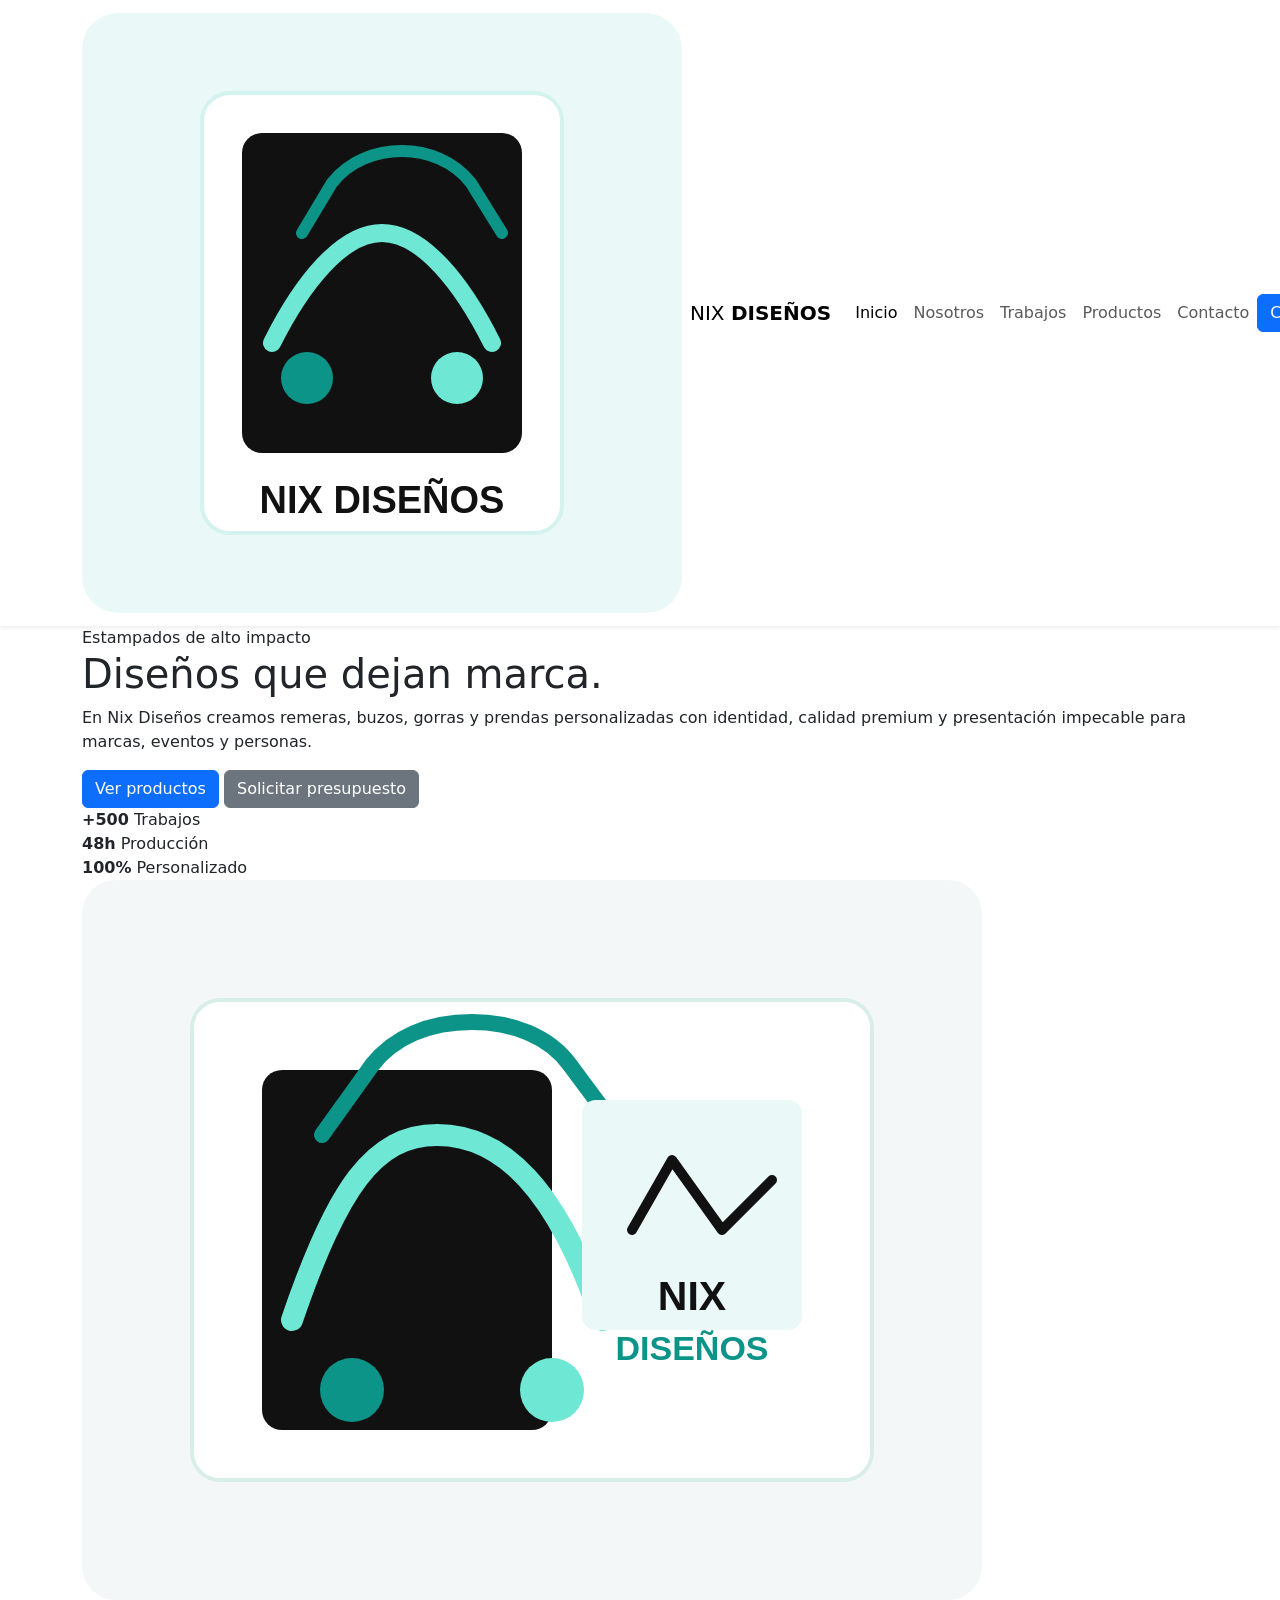
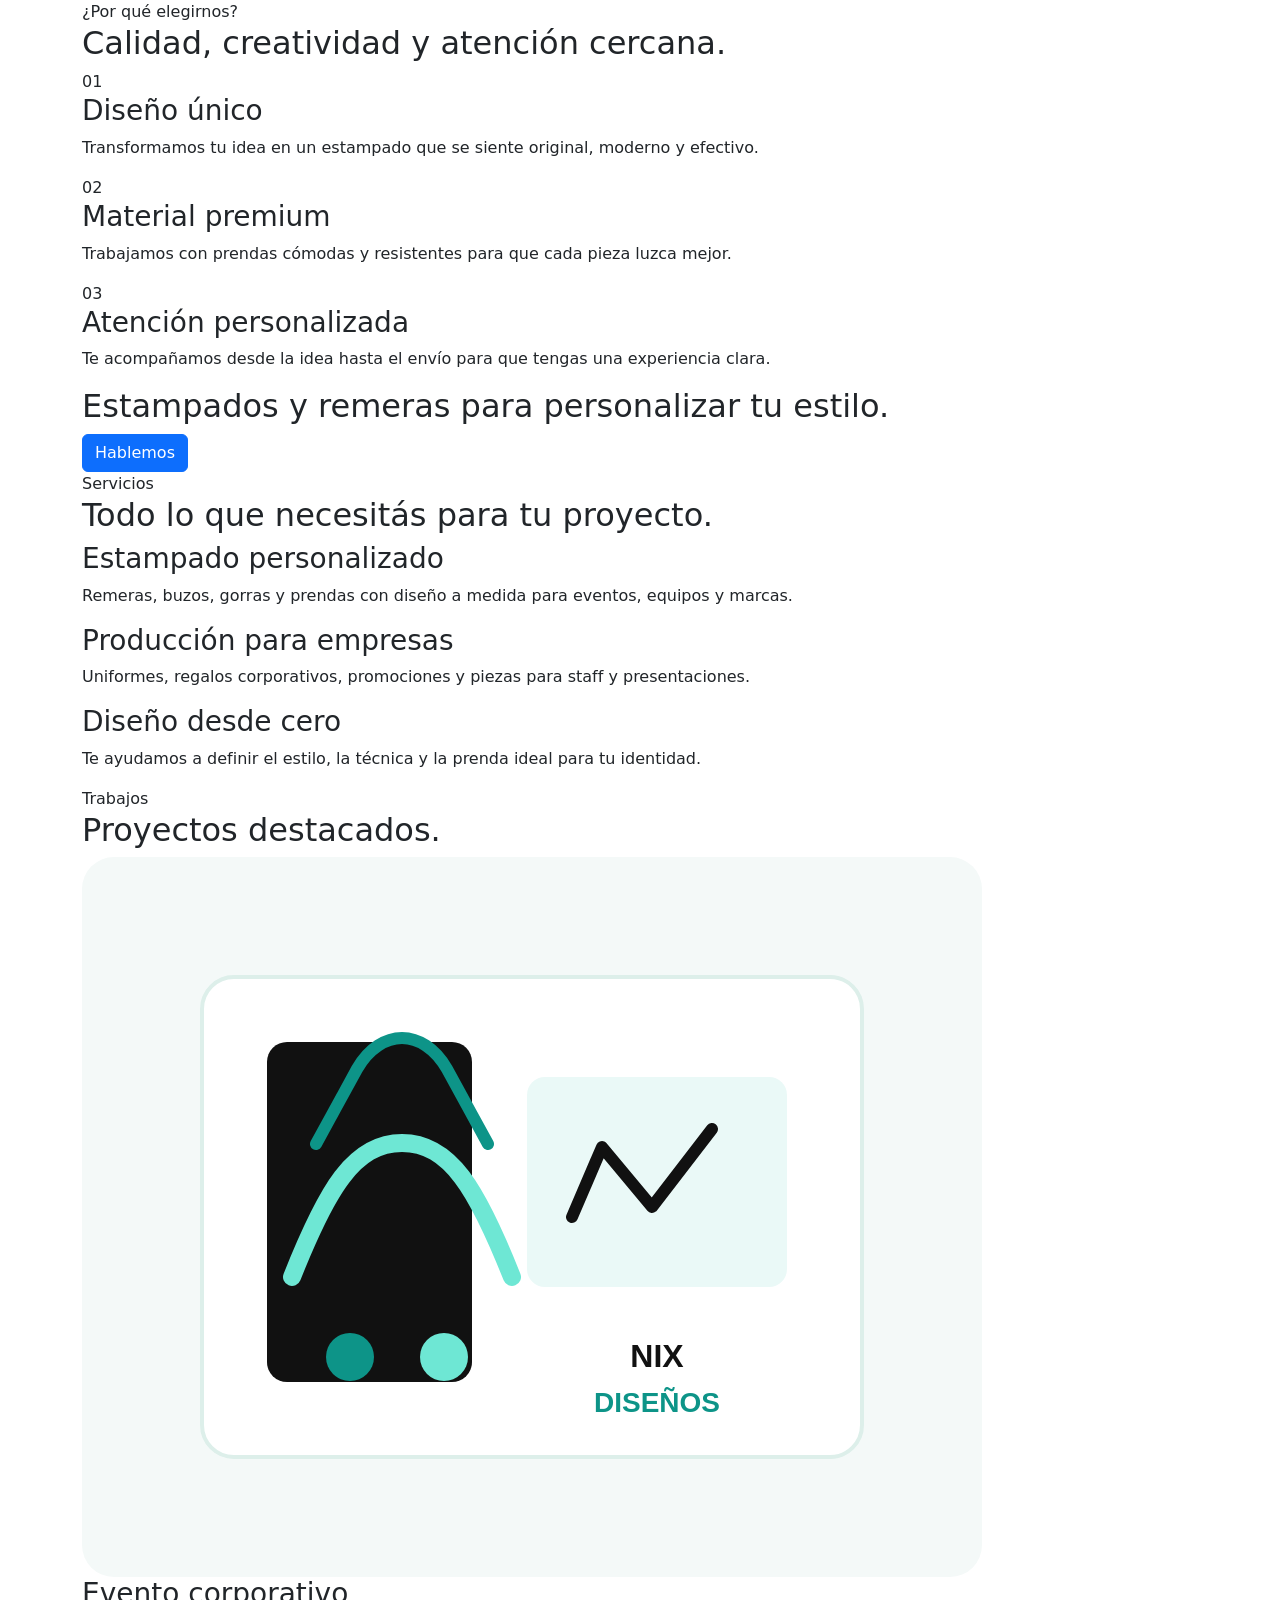
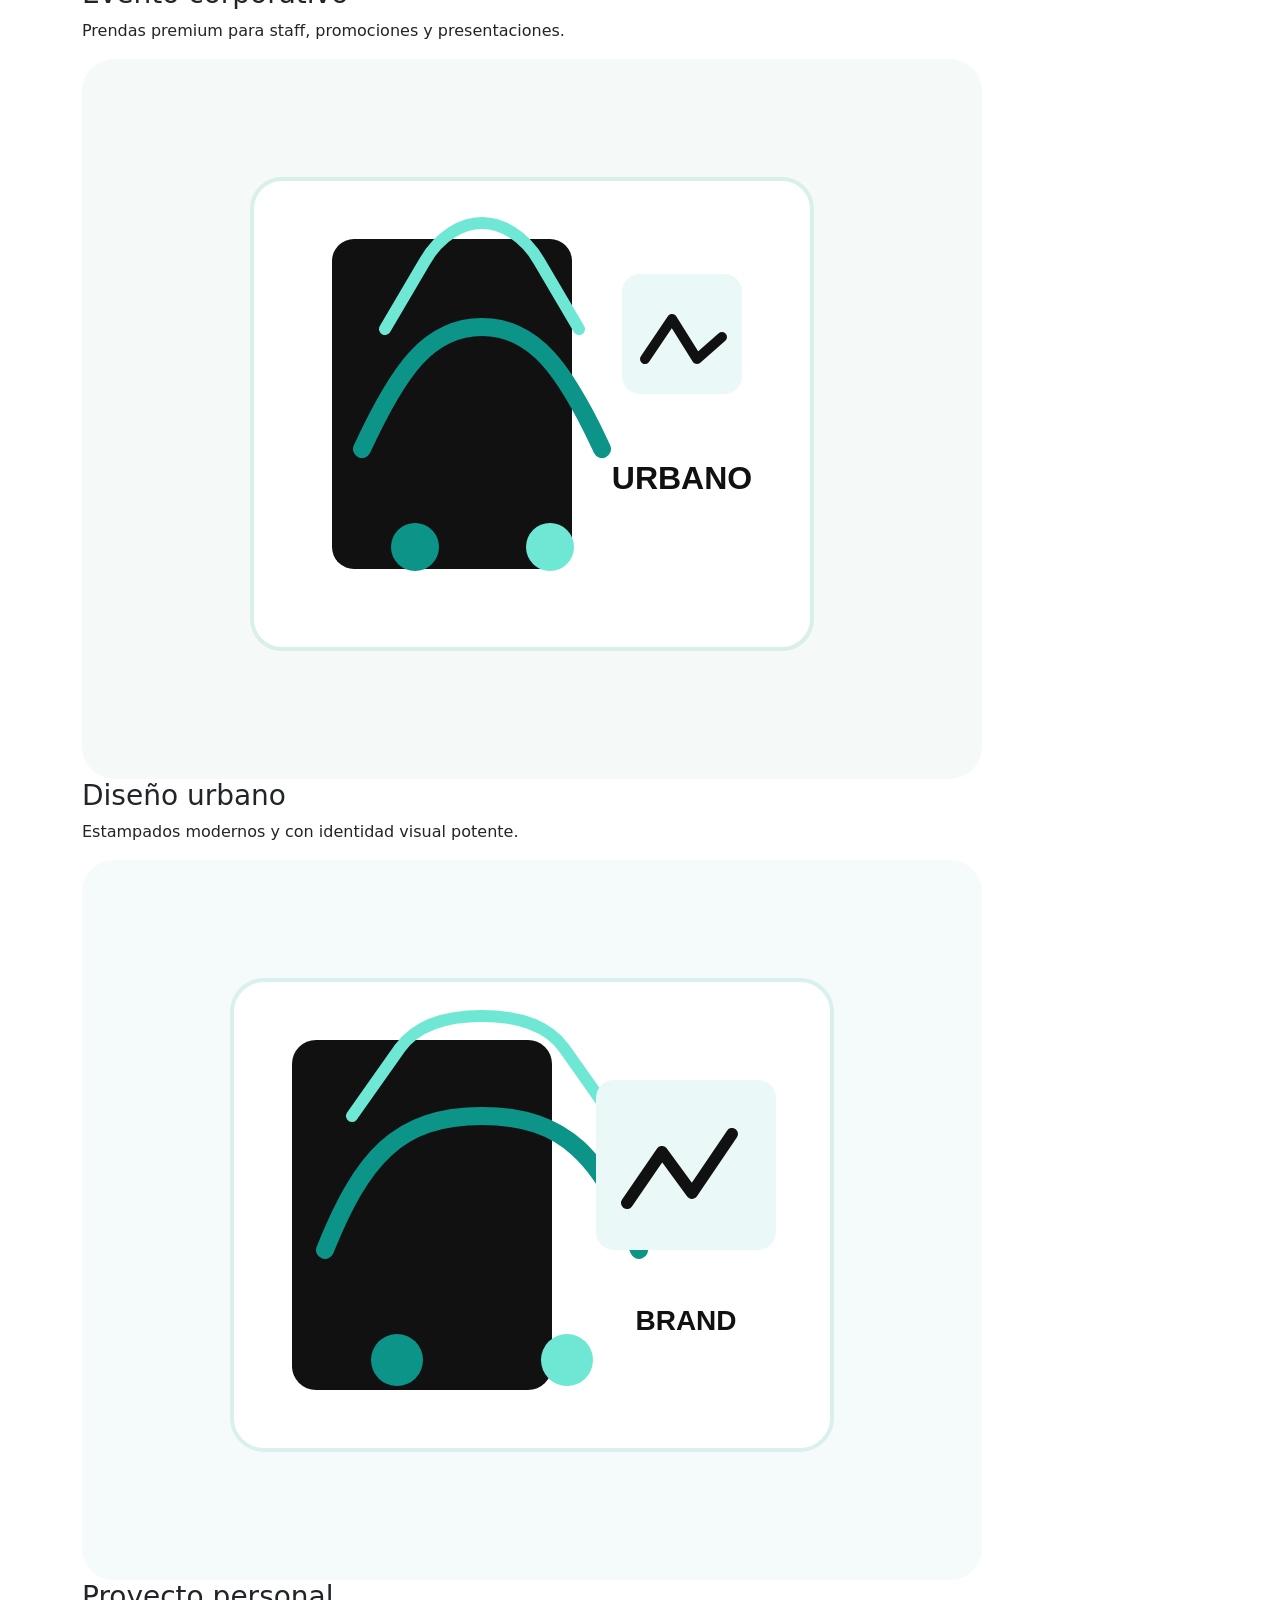
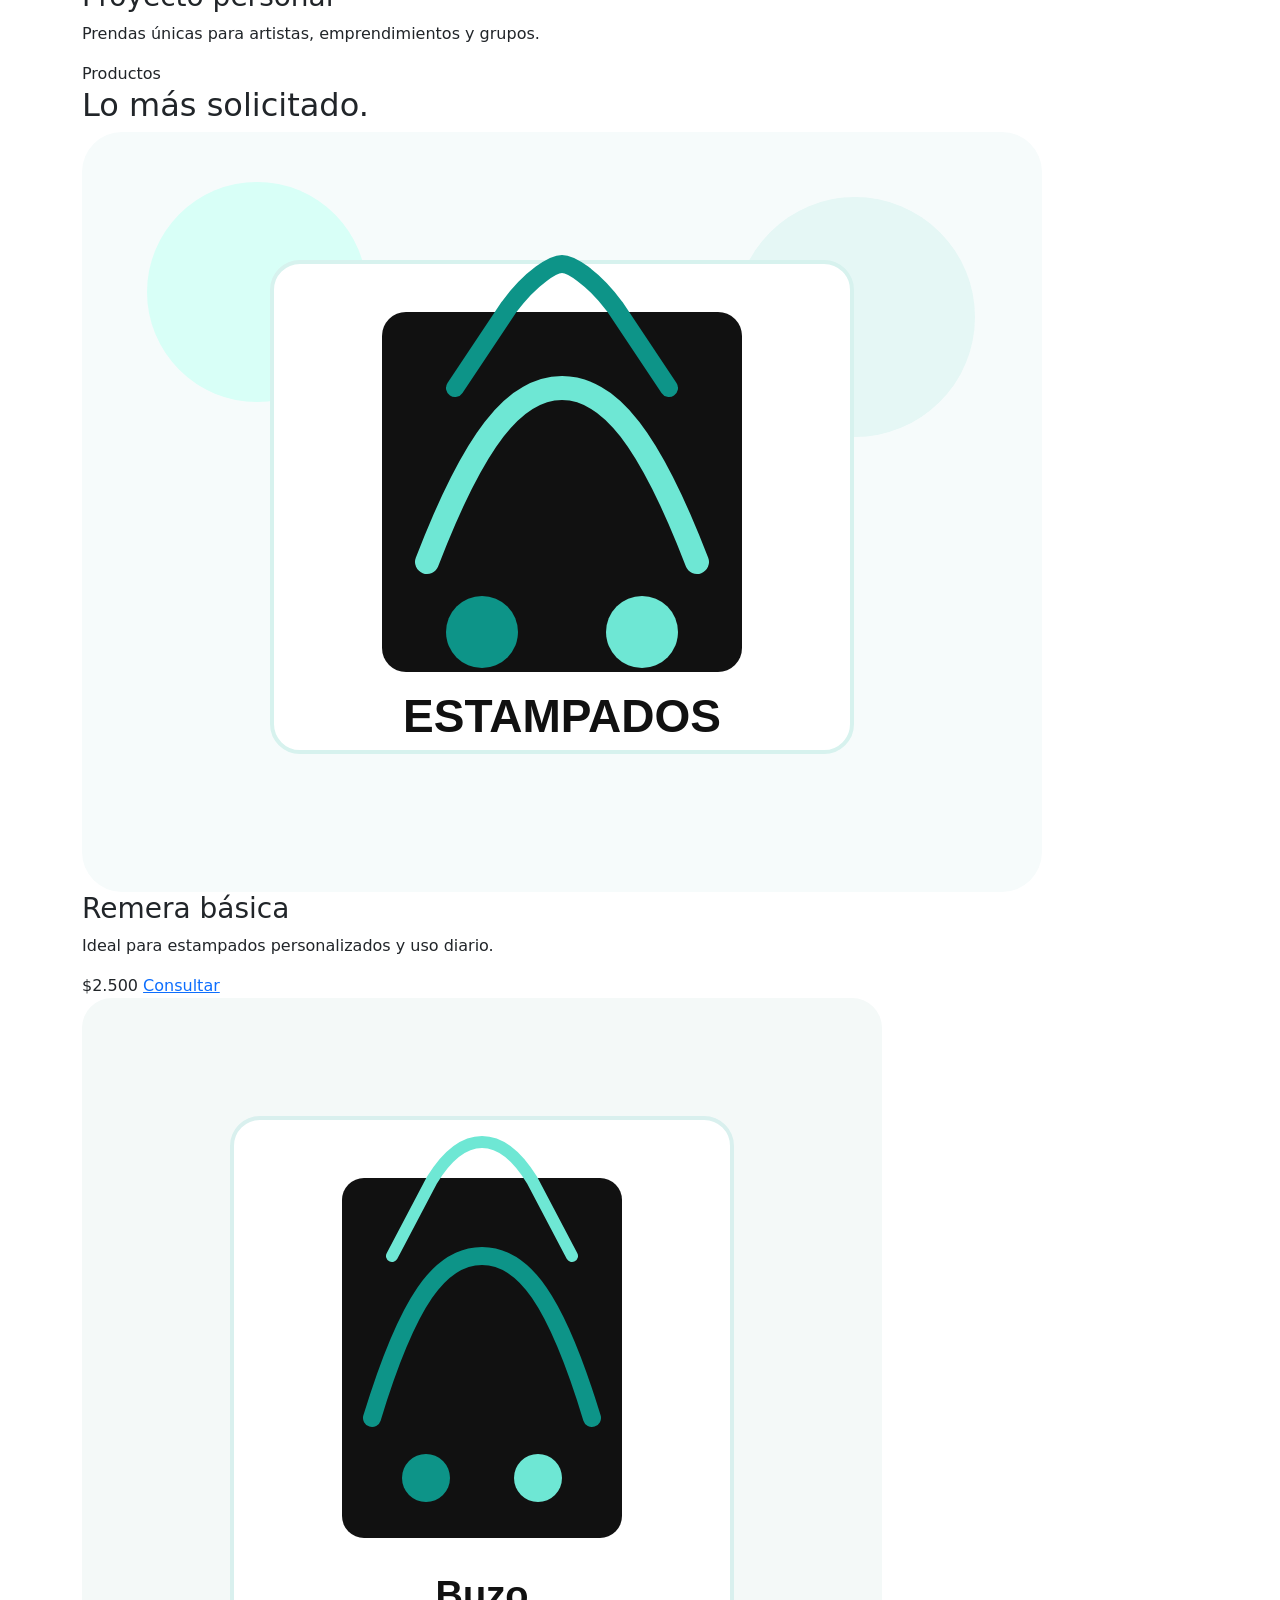
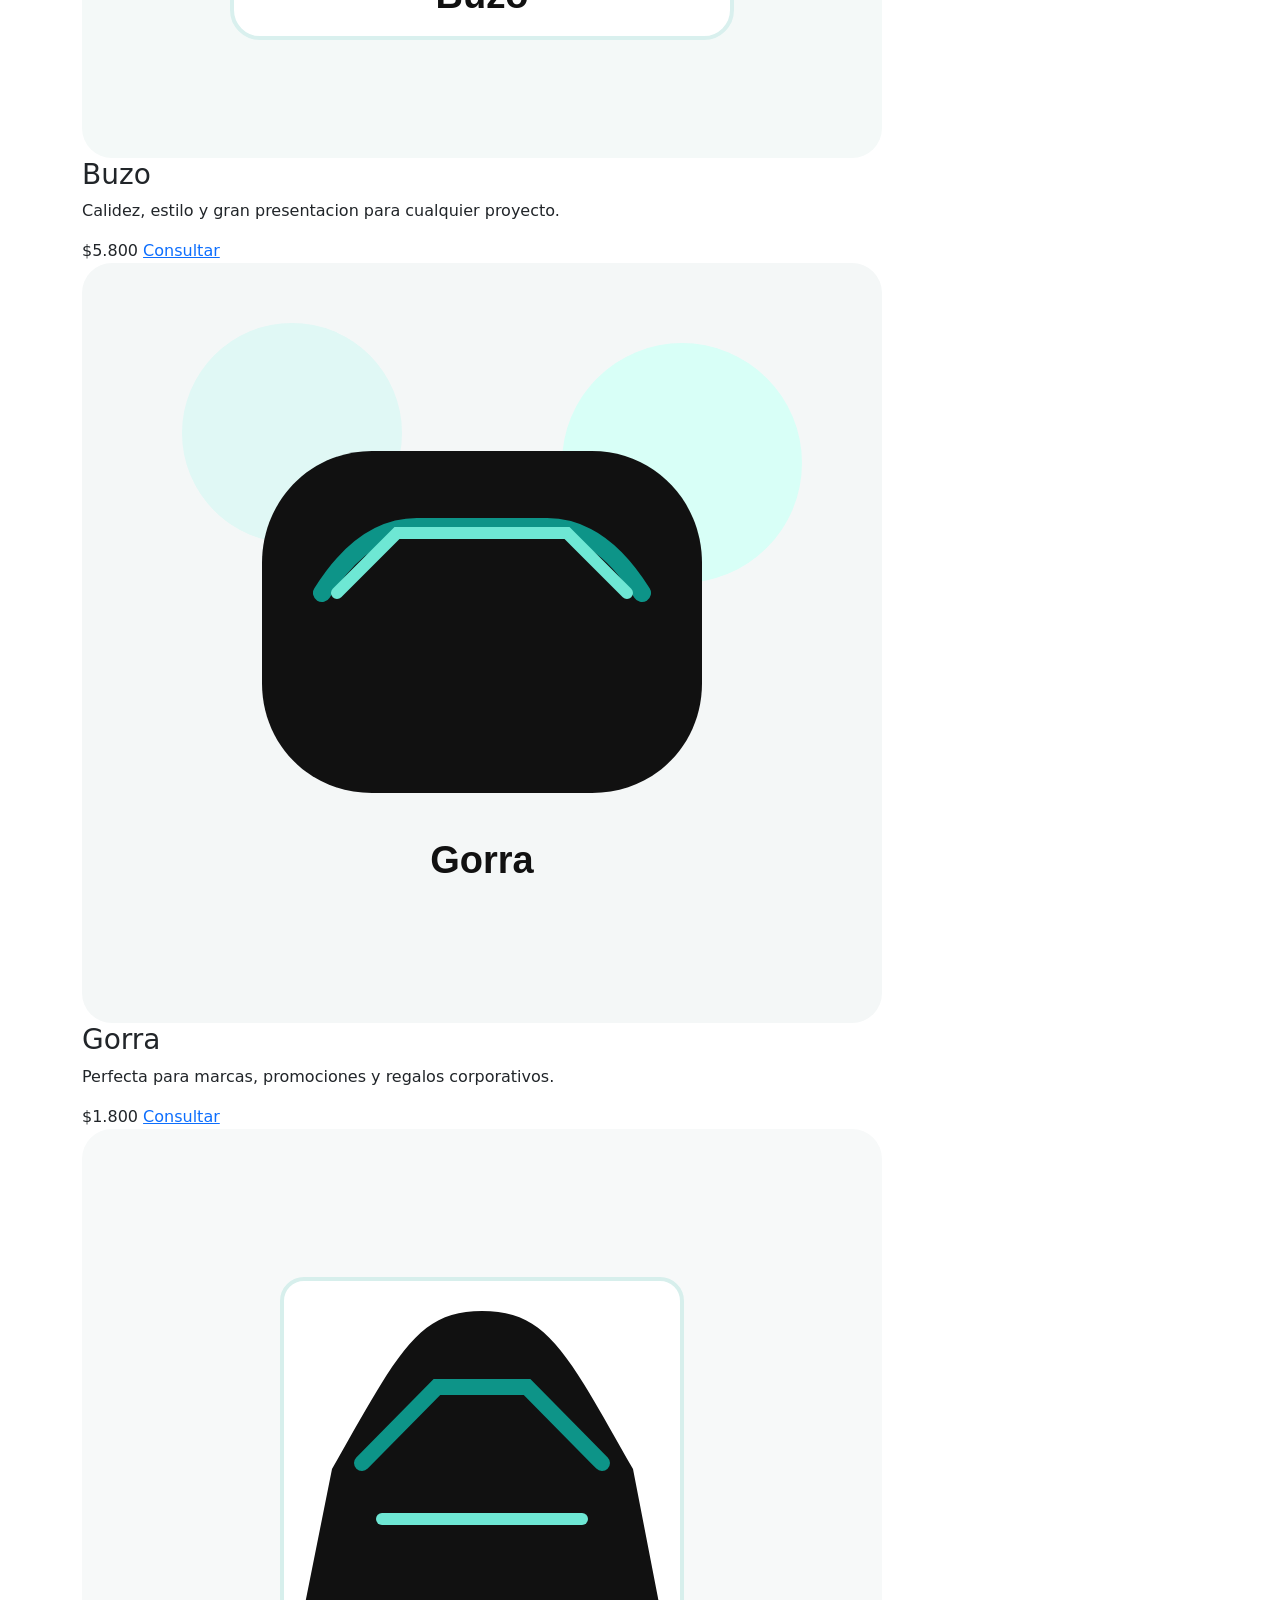
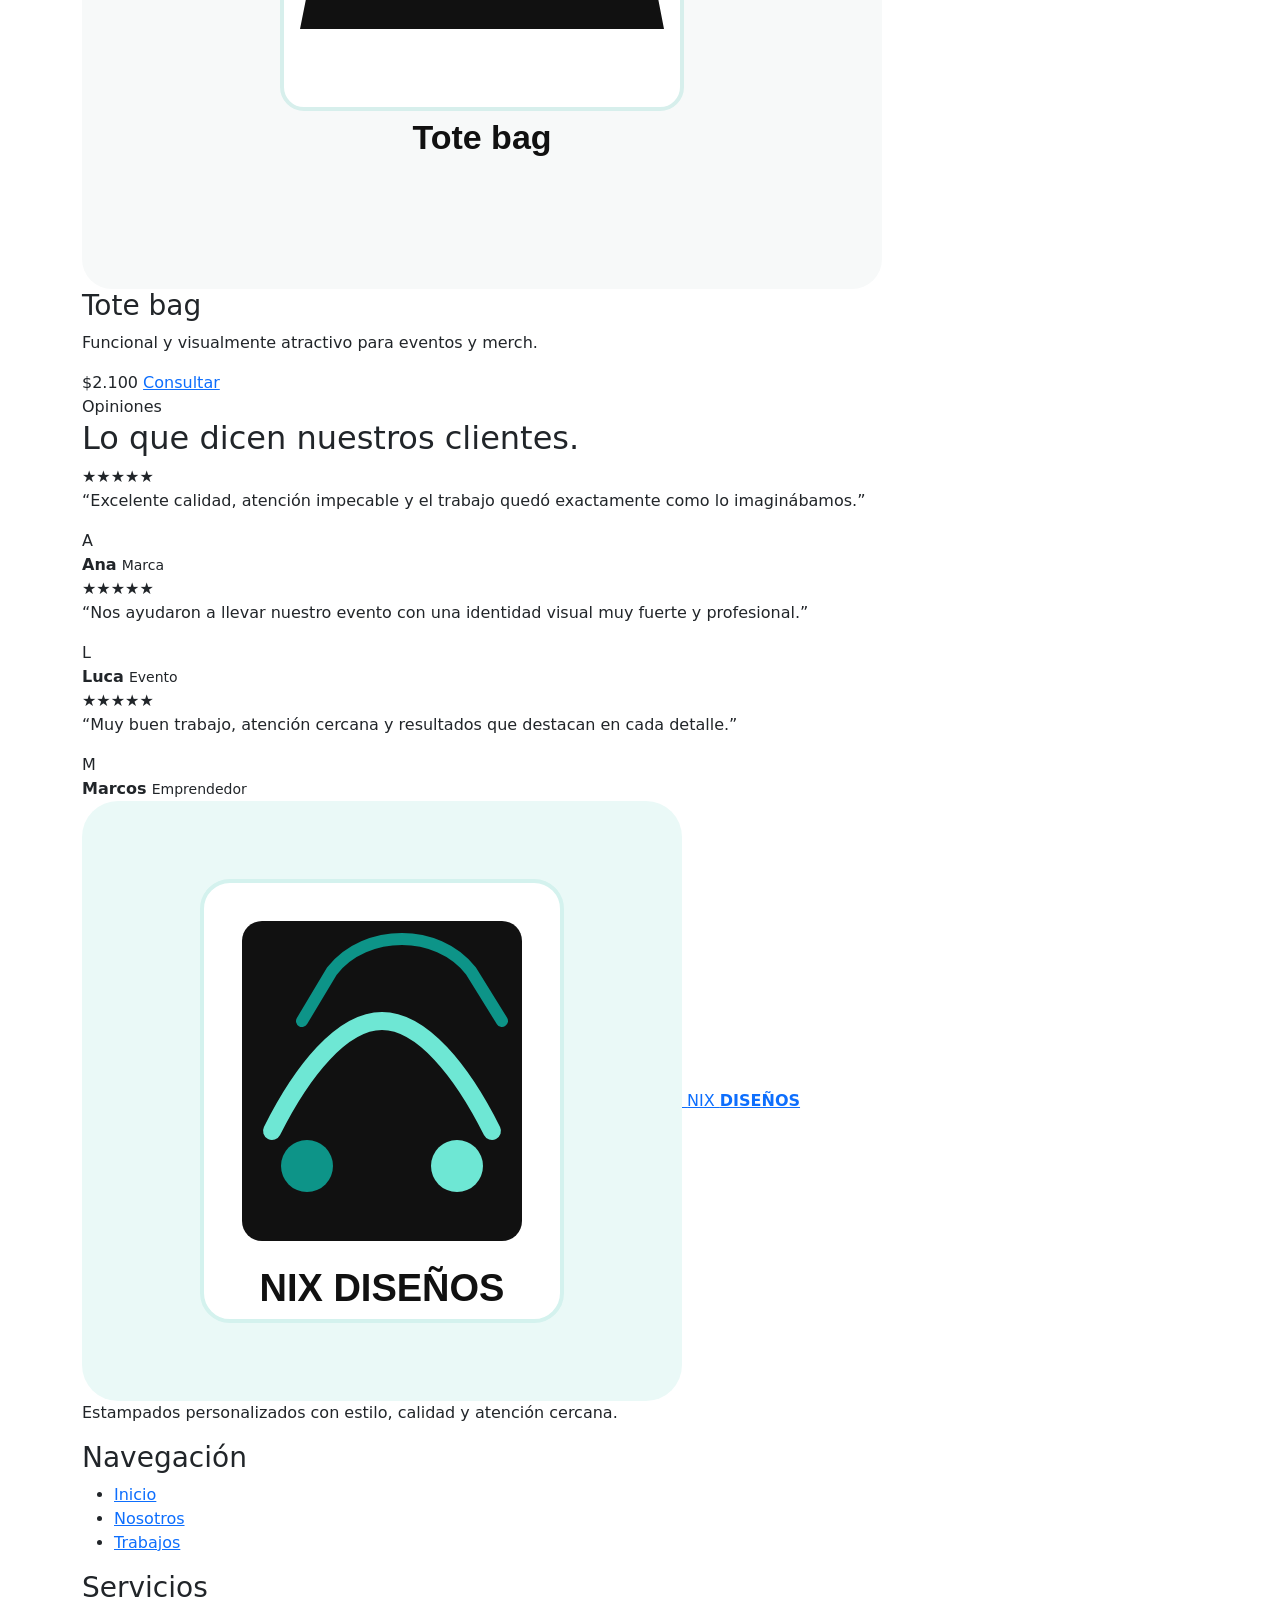
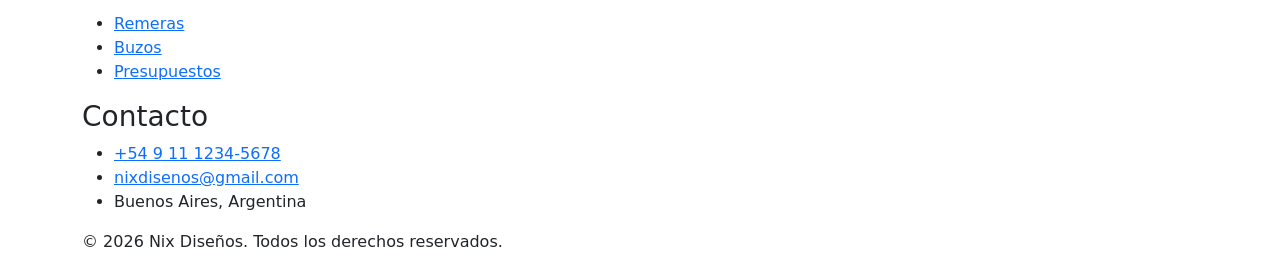
<file: index.html>
<!DOCTYPE html>
<html lang="es">
  <head>
    <meta charset="UTF-8" />
    <meta name="viewport" content="width=device-width, initial-scale=1.0" />
    <meta
      name="description"
      content="Nix Diseños fabrica remeras estampadas personalizadas, estampados para eventos, marcas y proyectos únicos en Buenos Aires."
    />
    <meta
      name="keywords"
      content="Nix Diseños, remeras personalizadas, estampados, estampame, diseño gráfico, Buenos Aires, remeras estampadas"
    />
    <title>Nix Diseños | Estampados y remeras personalizadas</title>
    <link rel="preconnect" href="https://fonts.googleapis.com" />
    <link rel="preconnect" href="https://fonts.gstatic.com" crossorigin />
    <link
      href="https://fonts.googleapis.com/css2?family=Montserrat:wght@400;500;600;700;800;900&display=swap"
      rel="stylesheet"
    />
    <link
      rel="stylesheet"
      href="https://cdn.jsdelivr.net/npm/bootstrap@5.3.3/dist/css/bootstrap.min.css"
    />
    <link
      rel="stylesheet"
      href="https://unpkg.com/aos@2.3.1/dist/aos.css"
    />
    <link rel="stylesheet" href="styles/main.css" />
  </head>
  <body>
    <header>
      <nav class="navbar navbar-expand-lg navbar-light sticky-top shadow-sm" aria-label="Main navigation">
        <div class="container">
          <a class="navbar-brand d-flex align-items-center gap-2" href="index.html" aria-label="Nix Diseños home">
            <img src="assets/img/logo.svg" alt="Logo Nix Diseños" class="brand-logo" />
            <span class="brand-text">NIX <strong>DISEÑOS</strong></span>
          </a>

          <button
            class="navbar-toggler"
            type="button"
            data-bs-toggle="collapse"
            data-bs-target="#mainNavbar"
            aria-controls="mainNavbar"
            aria-expanded="false"
            aria-label="Abrir menú"
          >
            <span class="navbar-toggler-icon"></span>
          </button>

          <div class="collapse navbar-collapse" id="mainNavbar">
            <ul class="navbar-nav mx-auto mb-2 mb-lg-0">
              <li class="nav-item"><a class="nav-link active" href="index.html">Inicio</a></li>
              <li class="nav-item"><a class="nav-link" href="pages/nosotros.html">Nosotros</a></li>
              <li class="nav-item"><a class="nav-link" href="pages/trabajos.html">Trabajos</a></li>
              <li class="nav-item"><a class="nav-link" href="pages/productos.html">Productos</a></li>
              <li class="nav-item"><a class="nav-link" href="pages/contacto.html">Contacto</a></li>
            </ul>
            <a class="btn btn-primary" href="pages/contacto.html">Cotizar</a>
          </div>
        </div>
      </nav>
    </header>

    <main>
      <section class="hero-section">
        <div class="container hero-wrapper">
          <div class="hero-copy" data-aos="fade-right" data-aos-duration="1000">
            <span class="eyebrow">Estampados de alto impacto</span>
            <h1>Diseños que dejan marca.</h1>
            <p>
              En Nix Diseños creamos remeras, buzos, gorras y prendas personalizadas con identidad,
              calidad premium y presentación impecable para marcas, eventos y personas.
            </p>
            <div class="hero-actions">
              <a class="btn btn-primary" href="pages/productos.html">Ver productos</a>
              <a class="btn btn-secondary" href="pages/contacto.html">Solicitar presupuesto</a>
            </div>
            <div class="hero-stats">
              <div>
                <strong>+500</strong>
                <span>Trabajos</span>
              </div>
              <div>
                <strong>48h</strong>
                <span>Producción</span>
              </div>
              <div>
                <strong>100%</strong>
                <span>Personalizado</span>
              </div>
            </div>
          </div>

          <div class="hero-visual" data-aos="fade-left" data-aos-duration="1100">
            <div class="visual-card">
              <img src="assets/img/hero-shirt.svg" alt="Diseño de remera estampada Nix Diseños" />
            </div>
          </div>
        </div>
      </section>

      <section class="section section-light">
        <div class="container">
          <div class="section-heading" data-aos="fade-up">
            <span class="eyebrow">¿Por qué elegirnos?</span>
            <h2>Calidad, creatividad y atención cercana.</h2>
          </div>

          <div class="feature-grid">
            <article class="feature-card" data-aos="zoom-in" data-aos-delay="100">
              <div class="feature-icon">01</div>
              <h3>Diseño único</h3>
              <p>Transformamos tu idea en un estampado que se siente original, moderno y efectivo.</p>
            </article>
            <article class="feature-card" data-aos="zoom-in" data-aos-delay="200">
              <div class="feature-icon">02</div>
              <h3>Material premium</h3>
              <p>Trabajamos con prendas cómodas y resistentes para que cada pieza luzca mejor.</p>
            </article>
            <article class="feature-card" data-aos="zoom-in" data-aos-delay="300">
              <div class="feature-icon">03</div>
              <h3>Atención personalizada</h3>
              <p>Te acompañamos desde la idea hasta el envío para que tengas una experiencia clara.</p>
            </article>
          </div>
        </div>
      </section>

      <section class="cta-band">
        <div class="container cta-content">
          <h2>Estampados y remeras para personalizar tu estilo.</h2>
          <a class="btn btn-primary" href="pages/contacto.html">Hablemos</a>
        </div>
      </section>

      <section class="section">
        <div class="container">
          <div class="section-heading" data-aos="fade-up">
            <span class="eyebrow">Servicios</span>
            <h2>Todo lo que necesitás para tu proyecto.</h2>
          </div>

          <div class="service-grid">
            <article class="service-card" data-aos="fade-up" data-aos-delay="100">
              <h3>Estampado personalizado</h3>
              <p>Remeras, buzos, gorras y prendas con diseño a medida para eventos, equipos y marcas.</p>
            </article>
            <article class="service-card" data-aos="fade-up" data-aos-delay="200">
              <h3>Producción para empresas</h3>
              <p>Uniformes, regalos corporativos, promociones y piezas para staff y presentaciones.</p>
            </article>
            <article class="service-card" data-aos="fade-up" data-aos-delay="300">
              <h3>Diseño desde cero</h3>
              <p>Te ayudamos a definir el estilo, la técnica y la prenda ideal para tu identidad.</p>
            </article>
          </div>
        </div>
      </section>

      <section class="section section-light">
        <div class="container">
          <div class="section-heading" data-aos="fade-up">
            <span class="eyebrow">Trabajos</span>
            <h2>Proyectos destacados.</h2>
          </div>

          <div class="work-grid">
            <article class="work-card" data-aos="zoom-in" data-aos-delay="100">
              <img src="assets/img/work-1.svg" alt="Evento corporativo Nix Diseños" />
              <div class="work-info">
                <h3>Evento corporativo</h3>
                <p>Prendas premium para staff, promociones y presentaciones.</p>
              </div>
            </article>
            <article class="work-card" data-aos="zoom-in" data-aos-delay="200">
              <img src="assets/img/work-2.svg" alt="Diseño urbano Nix Diseños" />
              <div class="work-info">
                <h3>Diseño urbano</h3>
                <p>Estampados modernos y con identidad visual potente.</p>
              </div>
            </article>
            <article class="work-card" data-aos="zoom-in" data-aos-delay="300">
              <img src="assets/img/work-3.svg" alt="Proyecto personal Nix Diseños" />
              <div class="work-info">
                <h3>Proyecto personal</h3>
                <p>Prendas únicas para artistas, emprendimientos y grupos.</p>
              </div>
            </article>
          </div>
        </div>
      </section>

      <section class="section">
        <div class="container">
          <div class="section-heading" data-aos="fade-up">
            <span class="eyebrow">Productos</span>
            <h2>Lo más solicitado.</h2>
          </div>

          <div class="product-grid">
            <article class="product-card" data-aos="fade-up" data-aos-delay="100">
              <img src="assets/img/product-1.svg" alt="Remera básica Nix Diseños" />
              <div class="product-body">
                <h3>Remera básica</h3>
                <p>Ideal para estampados personalizados y uso diario.</p>
                <div class="product-meta">
                  <span>$2.500</span>
                  <a href="pages/contacto.html">Consultar</a>
                </div>
              </div>
            </article>
            <article class="product-card" data-aos="fade-up" data-aos-delay="200">
              <img src="assets/img/product-2.svg" alt="Buzo Nix Diseños" />
              <div class="product-body">
                <h3>Buzo</h3>
                <p>Calidez, estilo y gran presentacion para cualquier proyecto.</p>
                <div class="product-meta">
                  <span>$5.800</span>
                  <a href="pages/contacto.html">Consultar</a>
                </div>
              </div>
            </article>
            <article class="product-card" data-aos="fade-up" data-aos-delay="300">
              <img src="assets/img/product-3.svg" alt="Gorra Nix Diseños" />
              <div class="product-body">
                <h3>Gorra</h3>
                <p>Perfecta para marcas, promociones y regalos corporativos.</p>
                <div class="product-meta">
                  <span>$1.800</span>
                  <a href="pages/contacto.html">Consultar</a>
                </div>
              </div>
            </article>
            <article class="product-card" data-aos="fade-up" data-aos-delay="400">
              <img src="assets/img/product-4.svg" alt="Tote bag Nix Diseños" />
              <div class="product-body">
                <h3>Tote bag</h3>
                <p>Funcional y visualmente atractivo para eventos y merch.</p>
                <div class="product-meta">
                  <span>$2.100</span>
                  <a href="pages/contacto.html">Consultar</a>
                </div>
              </div>
            </article>
          </div>
        </div>
      </section>

      <section class="section section-light">
        <div class="container">
          <div class="section-heading" data-aos="fade-up">
            <span class="eyebrow">Opiniones</span>
            <h2>Lo que dicen nuestros clientes.</h2>
          </div>

          <div class="testimonial-grid">
            <article class="testimonial-card" data-aos="fade-up" data-aos-delay="100">
              <div class="stars">★★★★★</div>
              <p>“Excelente calidad, atención impecable y el trabajo quedó exactamente como lo imaginábamos.”</p>
              <div class="client">
                <span class="client-avatar">A</span>
                <div>
                  <strong>Ana</strong>
                  <small>Marca</small>
                </div>
              </div>
            </article>
            <article class="testimonial-card" data-aos="fade-up" data-aos-delay="200">
              <div class="stars">★★★★★</div>
              <p>“Nos ayudaron a llevar nuestro evento con una identidad visual muy fuerte y profesional.”</p>
              <div class="client">
                <span class="client-avatar">L</span>
                <div>
                  <strong>Luca</strong>
                  <small>Evento</small>
                </div>
              </div>
            </article>
            <article class="testimonial-card" data-aos="fade-up" data-aos-delay="300">
              <div class="stars">★★★★★</div>
              <p>“Muy buen trabajo, atención cercana y resultados que destacan en cada detalle.”</p>
              <div class="client">
                <span class="client-avatar">M</span>
                <div>
                  <strong>Marcos</strong>
                  <small>Emprendedor</small>
                </div>
              </div>
            </article>
          </div>
        </div>
      </section>
    </main>

    <footer class="site-footer">
      <div class="container footer-grid">
        <div>
          <a class="footer-brand" href="index.html">
            <img src="assets/img/logo.svg" alt="Logo Nix Diseños" class="brand-logo" />
            <span>NIX <strong>DISEÑOS</strong></span>
          </a>
          <p>Estampados personalizados con estilo, calidad y atención cercana.</p>
        </div>

        <div>
          <h3>Navegación</h3>
          <ul>
            <li><a href="index.html">Inicio</a></li>
            <li><a href="pages/nosotros.html">Nosotros</a></li>
            <li><a href="pages/trabajos.html">Trabajos</a></li>
          </ul>
        </div>

        <div>
          <h3>Servicios</h3>
          <ul>
            <li><a href="pages/productos.html">Remeras</a></li>
            <li><a href="pages/productos.html">Buzos</a></li>
            <li><a href="pages/contacto.html">Presupuestos</a></li>
          </ul>
        </div>

        <div>
          <h3>Contacto</h3>
          <ul>
            <li><a href="tel:+5491112345678">+54 9 11 1234-5678</a></li>
            <li><a href="mailto:nixdisenos@gmail.com">nixdisenos@gmail.com</a></li>
            <li>Buenos Aires, Argentina</li>
          </ul>
        </div>
      </div>

      <div class="container footer-bottom">
        <p>© <span id="year"></span> Nix Diseños. Todos los derechos reservados.</p>
      </div>
    </footer>

    <script src="https://cdn.jsdelivr.net/npm/bootstrap@5.3.3/dist/js/bootstrap.bundle.min.js"></script>
    <script src="https://unpkg.com/aos@2.3.1/dist/aos.js"></script>
    <script src="assets/js/main.js"></script>
  </body>
</html>
</file>
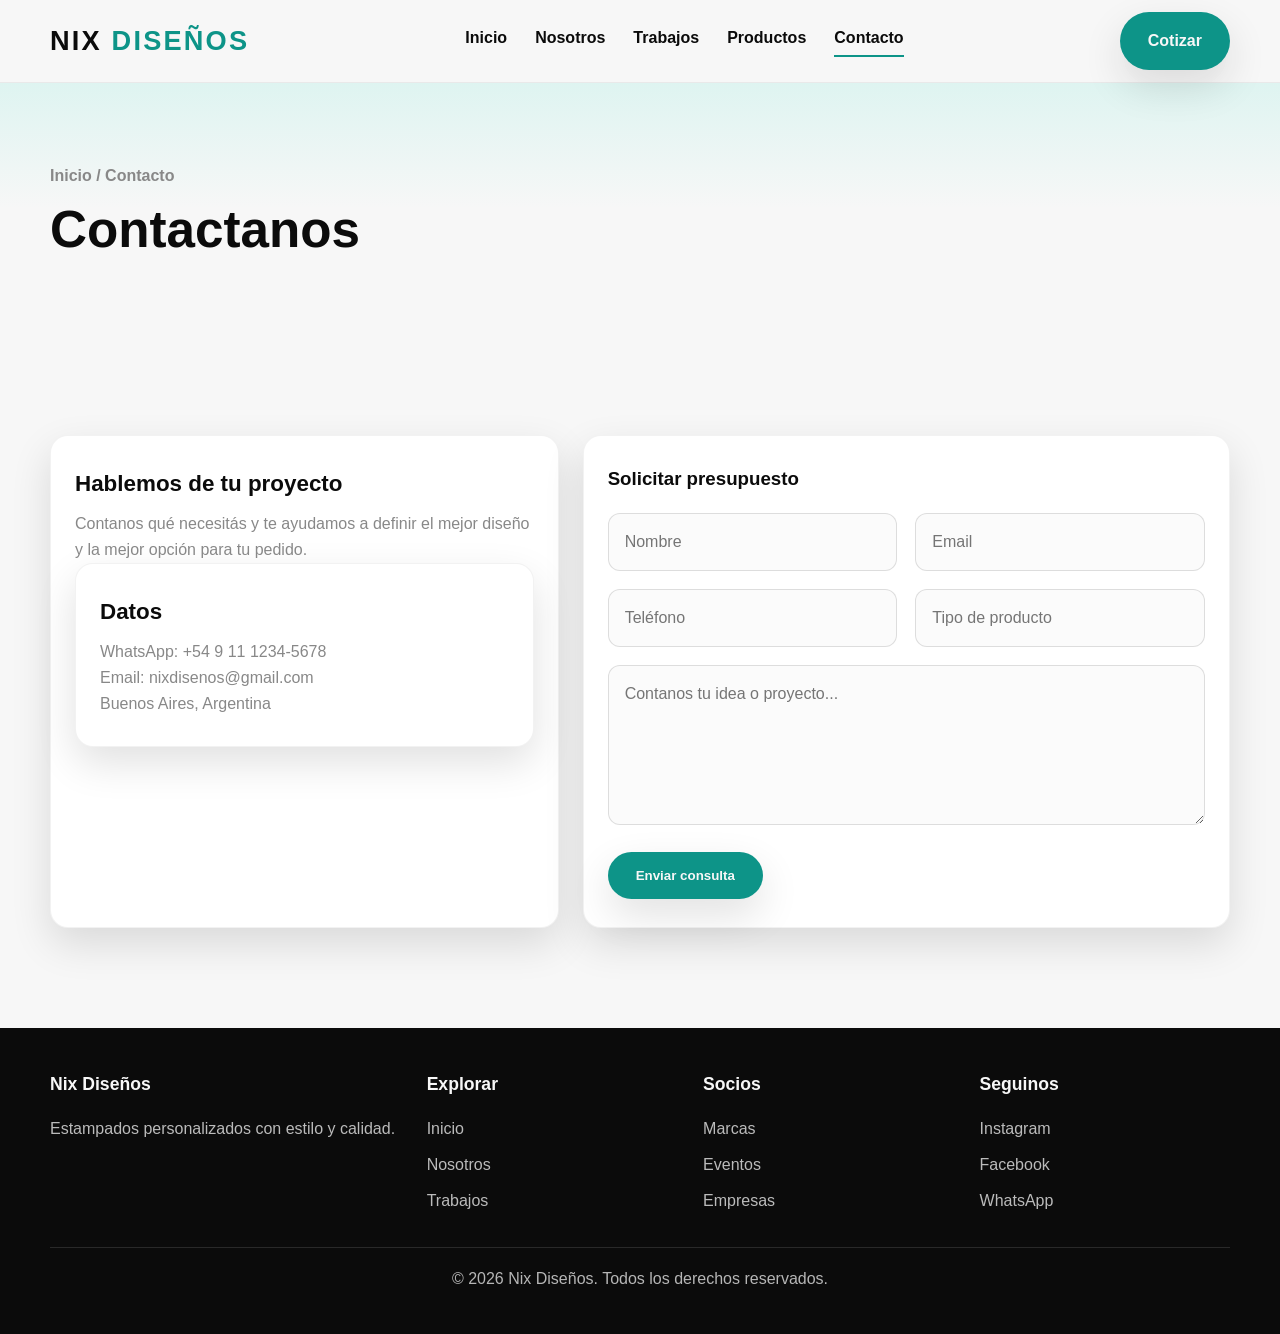
<file: contacto.html>
<!DOCTYPE html>
<html lang="es">
  <head>
    <meta charset="UTF-8" />
    <meta name="viewport" content="width=device-width, initial-scale=1.0" />
    <title>Contacto | Nix Diseños</title>
    <link rel="stylesheet" href="styles.css" />
  </head>
  <body>
    <header>
      <div class="container navbar">
        <a href="index.html" class="logo">NIX <span>DISEÑOS</span></a>
        <nav class="nav-menu">
          <a href="index.html">Inicio</a>
          <a href="nosotros.html">Nosotros</a>
          <a href="trabajos.html">Trabajos</a>
          <a href="productos.html">Productos</a>
          <a href="contacto.html" class="active">Contacto</a>
        </nav>

        <div class="nav-actions">
          <a href="contacto.html" class="btn btn-primary">Cotizar</a>
          <button class="menu-toggle" aria-label="Abrir menú">
            <span></span>
            <span></span>
            <span></span>
          </button>
        </div>
      </div>
    </header>

    <main>
      <section class="page-hero">
        <div class="container">
          <div class="breadcrumb">Inicio / Contacto</div>
          <h1 class="page-title">Contactanos</h1>
        </div>
      </section>

      <section class="section">
        <div class="container contact-grid">
          <div class="contact-card">
            <h3>Hablemos de tu proyecto</h3>
            <p>
              Contanos qué necesitás y te ayudamos a definir el mejor diseño y la mejor
              opción para tu pedido.
            </p>

            <div class="contact-card">
              <h3>Datos</h3>
              <p>WhatsApp: +54 9 11 1234-5678</p>
              <p>Email: nixdisenos@gmail.com</p>
              <p>Buenos Aires, Argentina</p>
            </div>
          </div>

          <div class="contact-form">
            <h3>Solicitar presupuesto</h3>
            <form>
              <div class="form-grid">
                <div>
                  <input type="text" placeholder="Nombre" />
                </div>
                <div>
                  <input type="email" placeholder="Email" />
                </div>
                <div>
                  <input type="tel" placeholder="Teléfono" />
                </div>
                <div>
                  <input type="text" placeholder="Tipo de producto" />
                </div>
                <div class="full">
                  <textarea placeholder="Contanos tu idea o proyecto..."></textarea>
                </div>
              </div>

              <div class="form-actions">
                <button type="submit" class="btn btn-primary">Enviar consulta</button>
              </div>
            </form>
          </div>
        </div>
      </section>
    </main>

    <footer>
      <div class="container">
        <div class="footer-grid">
          <div>
            <h4>Nix Diseños</h4>
            <p>Estampados personalizados con estilo y calidad.</p>
          </div>
          <div>
            <h4>Explorar</h4>
            <ul>
              <li><a href="index.html">Inicio</a></li>
              <li><a href="nosotros.html">Nosotros</a></li>
              <li><a href="trabajos.html">Trabajos</a></li>
            </ul>
          </div>
          <div>
            <h4>Socios</h4>
            <ul>
              <li>Marcas</li>
              <li>Eventos</li>
              <li>Empresas</li>
            </ul>
          </div>
          <div>
            <h4>Seguinos</h4>
            <ul>
              <li>Instagram</li>
              <li>Facebook</li>
              <li>WhatsApp</li>
            </ul>
          </div>
        </div>

        <div class="copyright">
          © <span id="year"></span> Nix Diseños. Todos los derechos reservados.
        </div>
      </div>
    </footer>

    <script src="script.js"></script>
  </body>
</html>
</file>
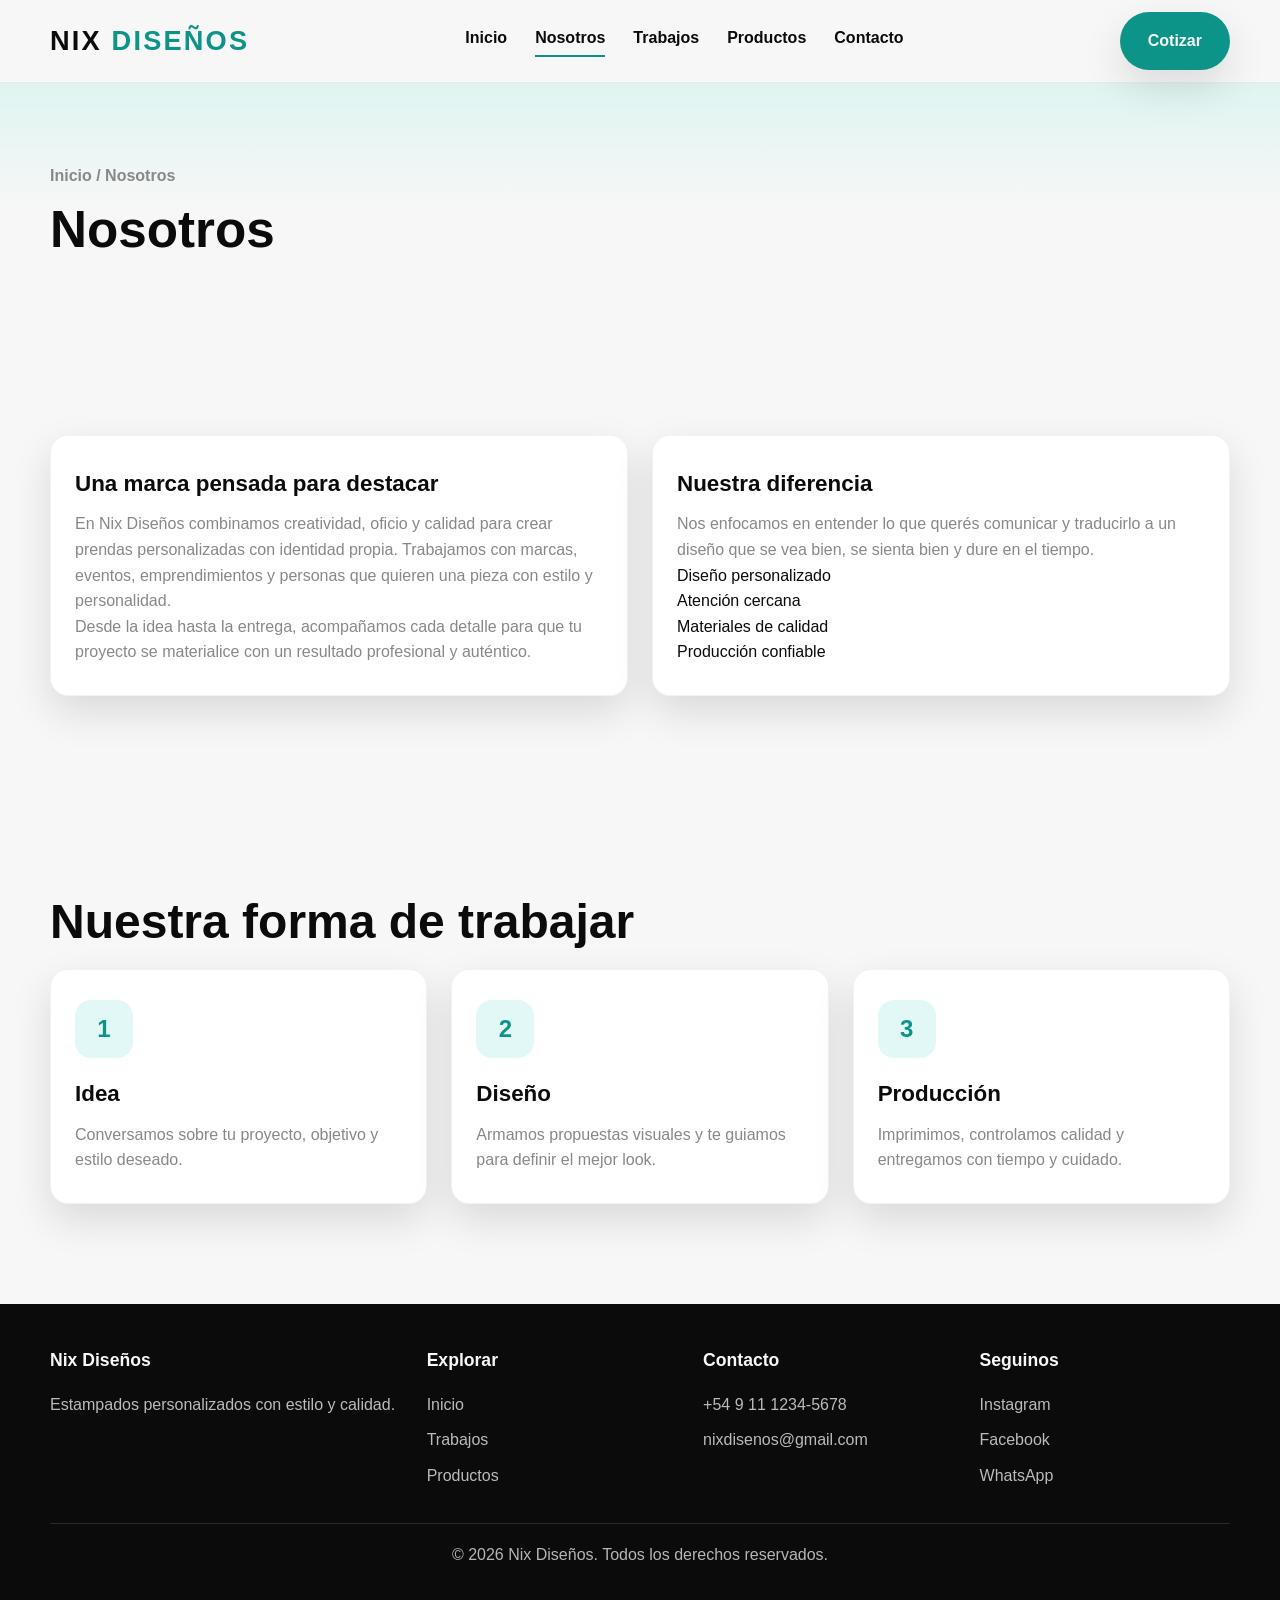
<file: nosotros.html>
<!DOCTYPE html>
<html lang="es">
  <head>
    <meta charset="UTF-8" />
    <meta name="viewport" content="width=device-width, initial-scale=1.0" />
    <title>Nosotros | Nix Diseños</title>
    <link rel="stylesheet" href="styles.css" />
  </head>
  <body>
    <header>
      <div class="container navbar">
        <a href="index.html" class="logo">NIX <span>DISEÑOS</span></a>
        <nav class="nav-menu">
          <a href="index.html">Inicio</a>
          <a href="nosotros.html" class="active">Nosotros</a>
          <a href="trabajos.html">Trabajos</a>
          <a href="productos.html">Productos</a>
          <a href="contacto.html">Contacto</a>
        </nav>

        <div class="nav-actions">
          <a href="contacto.html" class="btn btn-primary">Cotizar</a>
          <button class="menu-toggle" aria-label="Abrir menú">
            <span></span>
            <span></span>
            <span></span>
          </button>
        </div>
      </div>
    </header>

    <main>
      <section class="page-hero">
        <div class="container">
          <div class="breadcrumb">Inicio / Nosotros</div>
          <h1 class="page-title">Nosotros</h1>
        </div>
      </section>

      <section class="section">
        <div class="container about-grid">
          <div class="about-card">
            <h3>Una marca pensada para destacar</h3>
            <p>
              En Nix Diseños combinamos creatividad, oficio y calidad para crear
              prendas personalizadas con identidad propia. Trabajamos con marcas,
              eventos, emprendimientos y personas que quieren una pieza con estilo
              y personalidad.
            </p>
            <p>
              Desde la idea hasta la entrega, acompañamos cada detalle para que tu
              proyecto se materialice con un resultado profesional y auténtico.
            </p>
          </div>

          <div class="about-card">
            <h3>Nuestra diferencia</h3>
            <p>
              Nos enfocamos en entender lo que querés comunicar y traducirlo a
              un diseño que se vea bien, se sienta bien y dure en el tiempo.
            </p>
            <ul>
              <li>Diseño personalizado</li>
              <li>Atención cercana</li>
              <li>Materiales de calidad</li>
              <li>Producción confiable</li>
            </ul>
          </div>
        </div>
      </section>

      <section class="section">
        <div class="container">
          <h2 class="section-title">Nuestra forma de trabajar</h2>
          <div class="feature-grid">
            <article class="feature-card">
              <div class="icon">1</div>
              <h3>Idea</h3>
              <p>Conversamos sobre tu proyecto, objetivo y estilo deseado.</p>
            </article>

            <article class="feature-card">
              <div class="icon">2</div>
              <h3>Diseño</h3>
              <p>Armamos propuestas visuales y te guiamos para definir el mejor look.</p>
            </article>

            <article class="feature-card">
              <div class="icon">3</div>
              <h3>Producción</h3>
              <p>Imprimimos, controlamos calidad y entregamos con tiempo y cuidado.</p>
            </article>
          </div>
        </div>
      </section>
    </main>

    <footer>
      <div class="container">
        <div class="footer-grid">
          <div>
            <h4>Nix Diseños</h4>
            <p>Estampados personalizados con estilo y calidad.</p>
          </div>
          <div>
            <h4>Explorar</h4>
            <ul>
              <li><a href="index.html">Inicio</a></li>
              <li><a href="trabajos.html">Trabajos</a></li>
              <li><a href="productos.html">Productos</a></li>
            </ul>
          </div>
          <div>
            <h4>Contacto</h4>
            <ul>
              <li>+54 9 11 1234-5678</li>
              <li>nixdisenos@gmail.com</li>
            </ul>
          </div>
          <div>
            <h4>Seguinos</h4>
            <ul>
              <li>Instagram</li>
              <li>Facebook</li>
              <li>WhatsApp</li>
            </ul>
          </div>
        </div>

        <div class="copyright">
          © <span id="year"></span> Nix Diseños. Todos los derechos reservados.
        </div>
      </div>
    </footer>

    <script src="script.js"></script>
  </body>
</html>
</file>
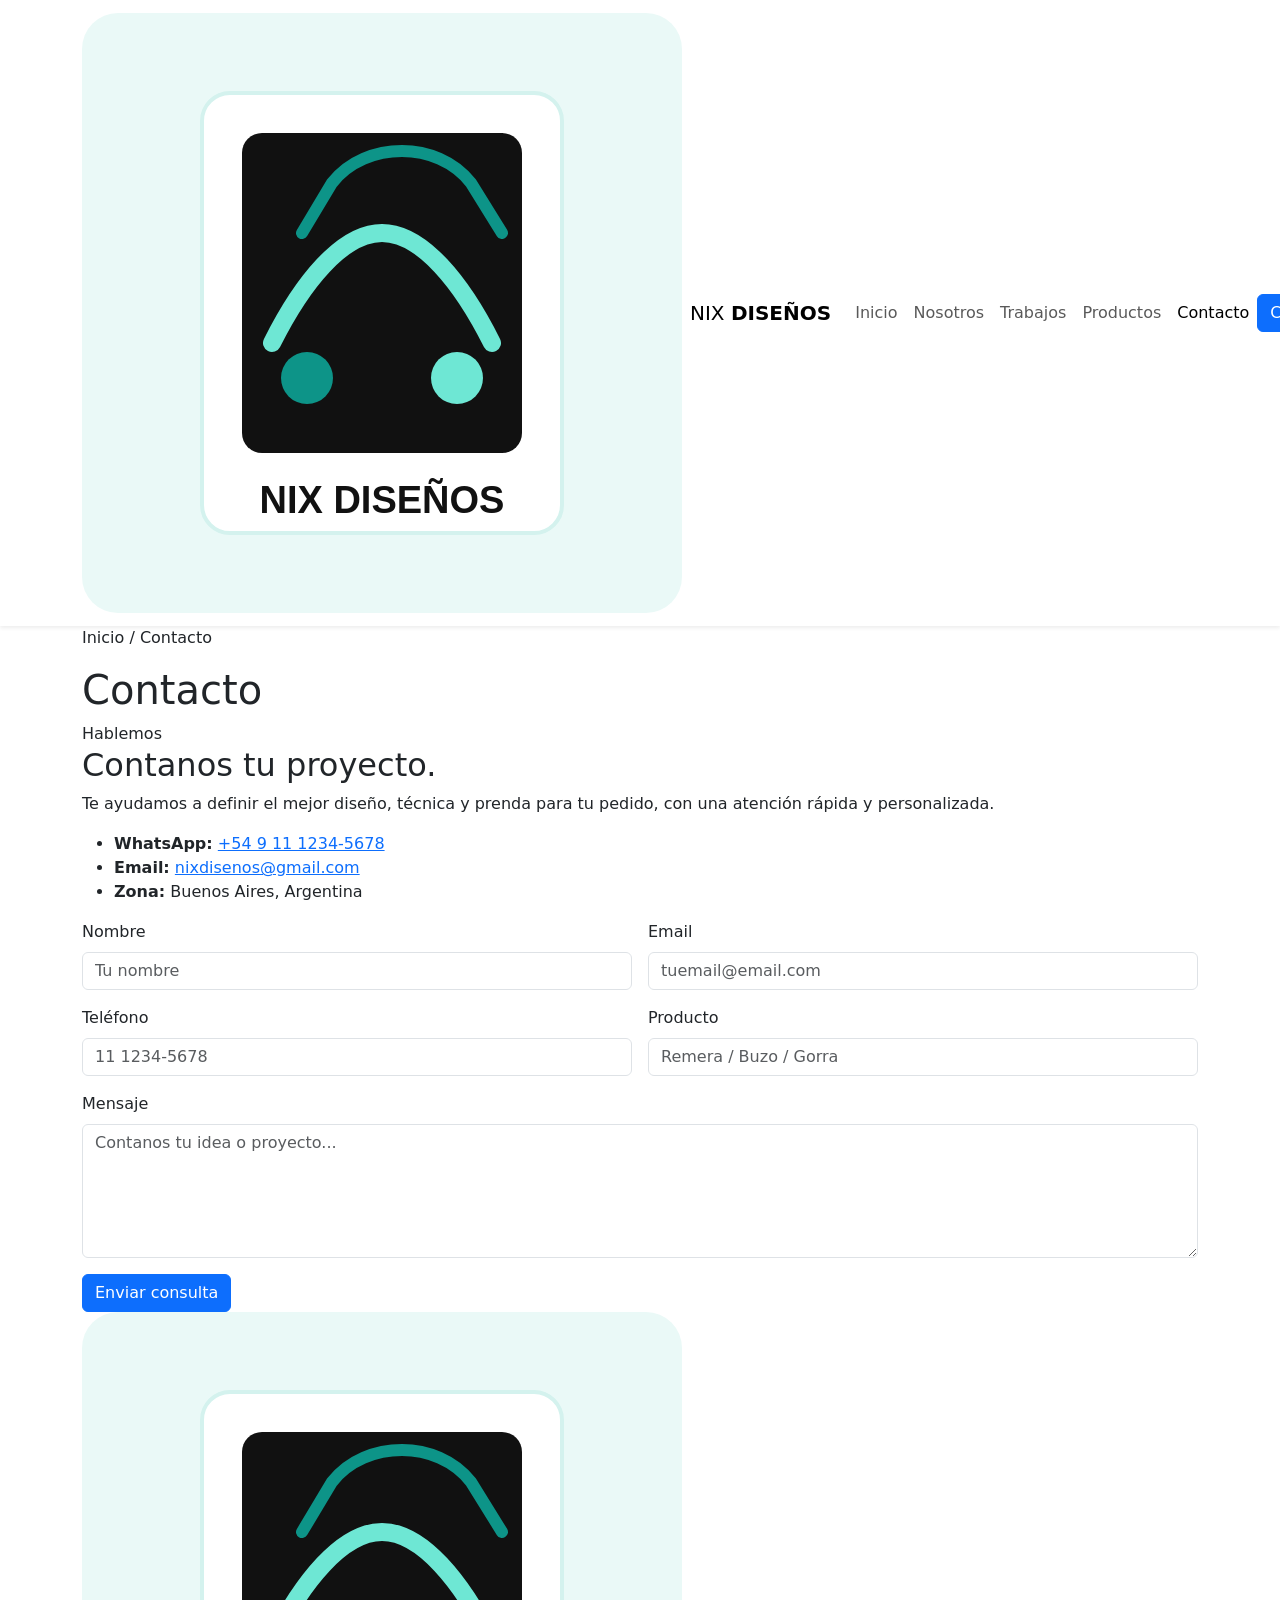
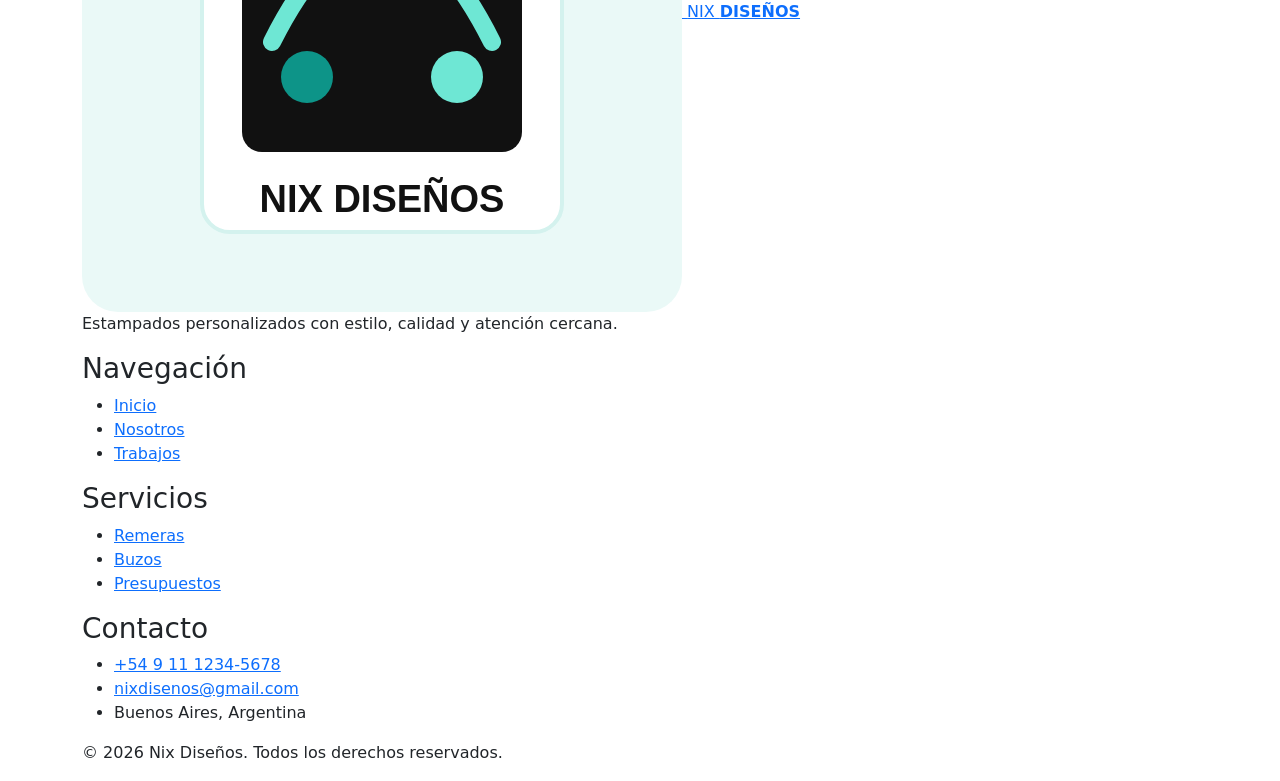
<file: pages/contacto.html>
<!DOCTYPE html>
<html lang="es">
  <head>
    <meta charset="UTF-8" />
    <meta name="viewport" content="width=device-width, initial-scale=1.0" />
    <meta
      name="description"
      content="Contactate con Nix Diseños para solicitar un presupuesto de remeras estampadas personalizadas, productos para eventos y marcas."
    />
    <meta
      name="keywords"
      content="contacto Nix Diseños, presupuesto remeras, estampados, WhatsApp, email, Buenos Aires"
    />
    <title>Contacto | Nix Diseños</title>
    <link rel="preconnect" href="https://fonts.googleapis.com" />
    <link rel="preconnect" href="https://fonts.gstatic.com" crossorigin />
    <link
      href="https://fonts.googleapis.com/css2?family=Montserrat:wght@400;500;600;700;800;900&display=swap"
      rel="stylesheet"
    />
    <link
      rel="stylesheet"
      href="https://cdn.jsdelivr.net/npm/bootstrap@5.3.3/dist/css/bootstrap.min.css"
    />
    <link
      rel="stylesheet"
      href="https://unpkg.com/aos@2.3.1/dist/aos.css"
    />
    <link rel="stylesheet" href="../styles/main.css" />
  </head>
  <body>
    <header>
      <nav class="navbar navbar-expand-lg navbar-light sticky-top shadow-sm" aria-label="Main navigation">
        <div class="container">
          <a class="navbar-brand d-flex align-items-center gap-2" href="../index.html" aria-label="Nix Diseños home">
            <img src="../assets/img/logo.svg" alt="Logo Nix Diseños" class="brand-logo" />
            <span class="brand-text">NIX <strong>DISEÑOS</strong></span>
          </a>

          <button
            class="navbar-toggler"
            type="button"
            data-bs-toggle="collapse"
            data-bs-target="#mainNavbar"
            aria-controls="mainNavbar"
            aria-expanded="false"
            aria-label="Abrir menú"
          >
            <span class="navbar-toggler-icon"></span>
          </button>

          <div class="collapse navbar-collapse" id="mainNavbar">
            <ul class="navbar-nav mx-auto mb-2 mb-lg-0">
              <li class="nav-item"><a class="nav-link" href="../index.html">Inicio</a></li>
              <li class="nav-item"><a class="nav-link" href="nosotros.html">Nosotros</a></li>
              <li class="nav-item"><a class="nav-link" href="trabajos.html">Trabajos</a></li>
              <li class="nav-item"><a class="nav-link" href="productos.html">Productos</a></li>
              <li class="nav-item"><a class="nav-link active" href="contacto.html">Contacto</a></li>
            </ul>
            <a class="btn btn-primary" href="contacto.html">Cotizar</a>
          </div>
        </div>
      </nav>
    </header>

    <main>
      <section class="page-hero">
        <div class="container">
          <div class="breadcrumb" data-aos="fade-up">Inicio / Contacto</div>
          <h1 data-aos="fade-up" data-aos-delay="100">Contacto</h1>
        </div>
      </section>

      <section class="section">
        <div class="container contact-layout">
          <article class="contact-card" data-aos="fade-right">
            <span class="eyebrow">Hablemos</span>
            <h2>Contanos tu proyecto.</h2>
            <p>Te ayudamos a definir el mejor diseño, técnica y prenda para tu pedido, con una atención rápida y personalizada.</p>
            <ul class="contact-list">
              <li><strong>WhatsApp:</strong> <a href="tel:+5491112345678">+54 9 11 1234-5678</a></li>
              <li><strong>Email:</strong> <a href="mailto:nixdisenos@gmail.com">nixdisenos@gmail.com</a></li>
              <li><strong>Zona:</strong> Buenos Aires, Argentina</li>
            </ul>
          </article>

          <article class="contact-form-card" data-aos="fade-left">
            <form class="contact-form">
              <div class="row g-3">
                <div class="col-md-6">
                  <label class="form-label" for="nombre">Nombre</label>
                  <input type="text" id="nombre" class="form-control" placeholder="Tu nombre" />
                </div>
                <div class="col-md-6">
                  <label class="form-label" for="email">Email</label>
                  <input type="email" id="email" class="form-control" placeholder="tuemail@email.com" />
                </div>
                <div class="col-md-6">
                  <label class="form-label" for="telefono">Teléfono</label>
                  <input type="tel" id="telefono" class="form-control" placeholder="11 1234-5678" />
                </div>
                <div class="col-md-6">
                  <label class="form-label" for="producto">Producto</label>
                  <input type="text" id="producto" class="form-control" placeholder="Remera / Buzo / Gorra" />
                </div>
                <div class="col-12">
                  <label class="form-label" for="mensaje">Mensaje</label>
                  <textarea id="mensaje" class="form-control" rows="5" placeholder="Contanos tu idea o proyecto..."></textarea>
                </div>
                <div class="col-12">
                  <button type="submit" class="btn btn-primary">Enviar consulta</button>
                </div>
              </div>
            </form>
          </article>
        </div>
      </section>
    </main>

    <footer class="site-footer">
      <div class="container footer-grid">
        <div>
          <a class="footer-brand" href="../index.html">
            <img src="../assets/img/logo.svg" alt="Logo Nix Diseños" class="brand-logo" />
            <span>NIX <strong>DISEÑOS</strong></span>
          </a>
          <p>Estampados personalizados con estilo, calidad y atención cercana.</p>
        </div>
        <div>
          <h3>Navegación</h3>
          <ul>
            <li><a href="../index.html">Inicio</a></li>
            <li><a href="nosotros.html">Nosotros</a></li>
            <li><a href="trabajos.html">Trabajos</a></li>
          </ul>
        </div>
        <div>
          <h3>Servicios</h3>
          <ul>
            <li><a href="productos.html">Remeras</a></li>
            <li><a href="productos.html">Buzos</a></li>
            <li><a href="contacto.html">Presupuestos</a></li>
          </ul>
        </div>
        <div>
          <h3>Contacto</h3>
          <ul>
            <li><a href="tel:+5491112345678">+54 9 11 1234-5678</a></li>
            <li><a href="mailto:nixdisenos@gmail.com">nixdisenos@gmail.com</a></li>
            <li>Buenos Aires, Argentina</li>
          </ul>
        </div>
      </div>
      <div class="container footer-bottom">
        <p>© <span id="year"></span> Nix Diseños. Todos los derechos reservados.</p>
      </div>
    </footer>

    <script src="https://cdn.jsdelivr.net/npm/bootstrap@5.3.3/dist/js/bootstrap.bundle.min.js"></script>
    <script src="https://unpkg.com/aos@2.3.1/dist/aos.js"></script>
    <script src="../assets/js/main.js"></script>
  </body>
</html>
</file>
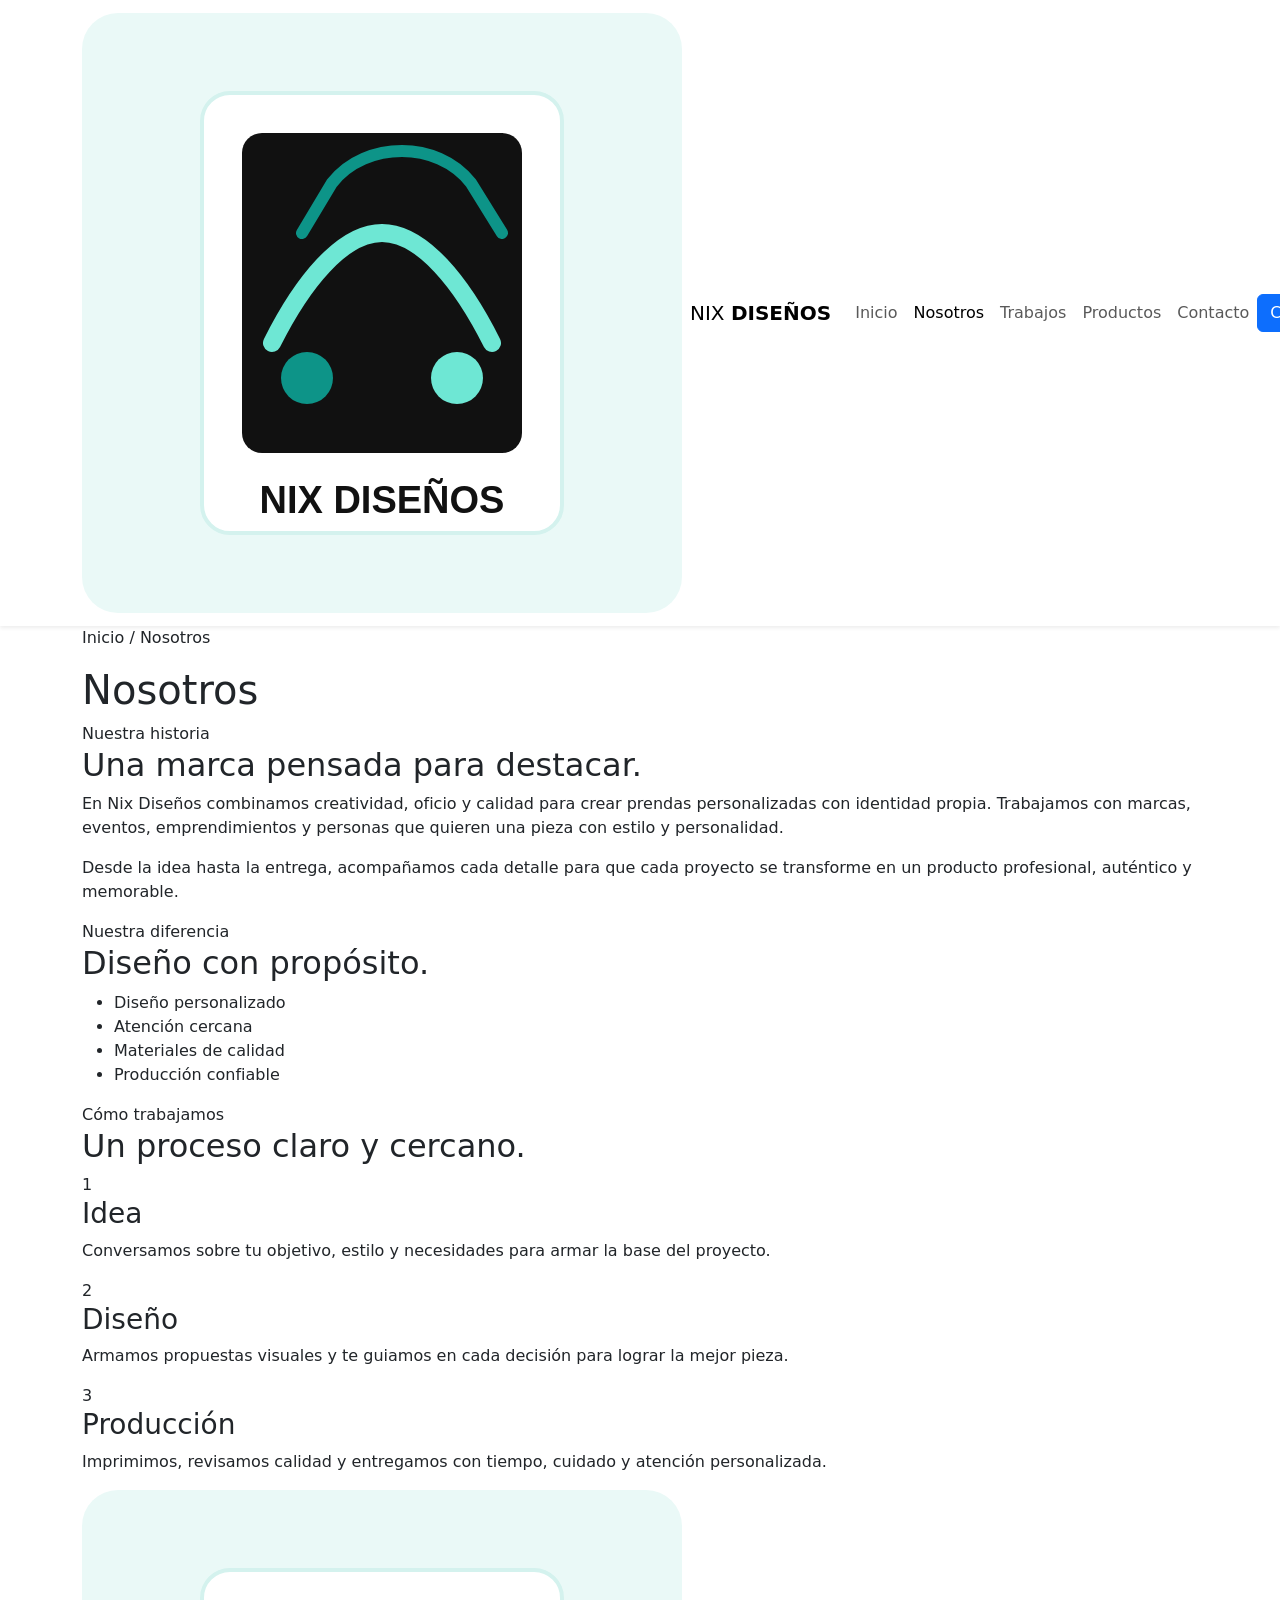
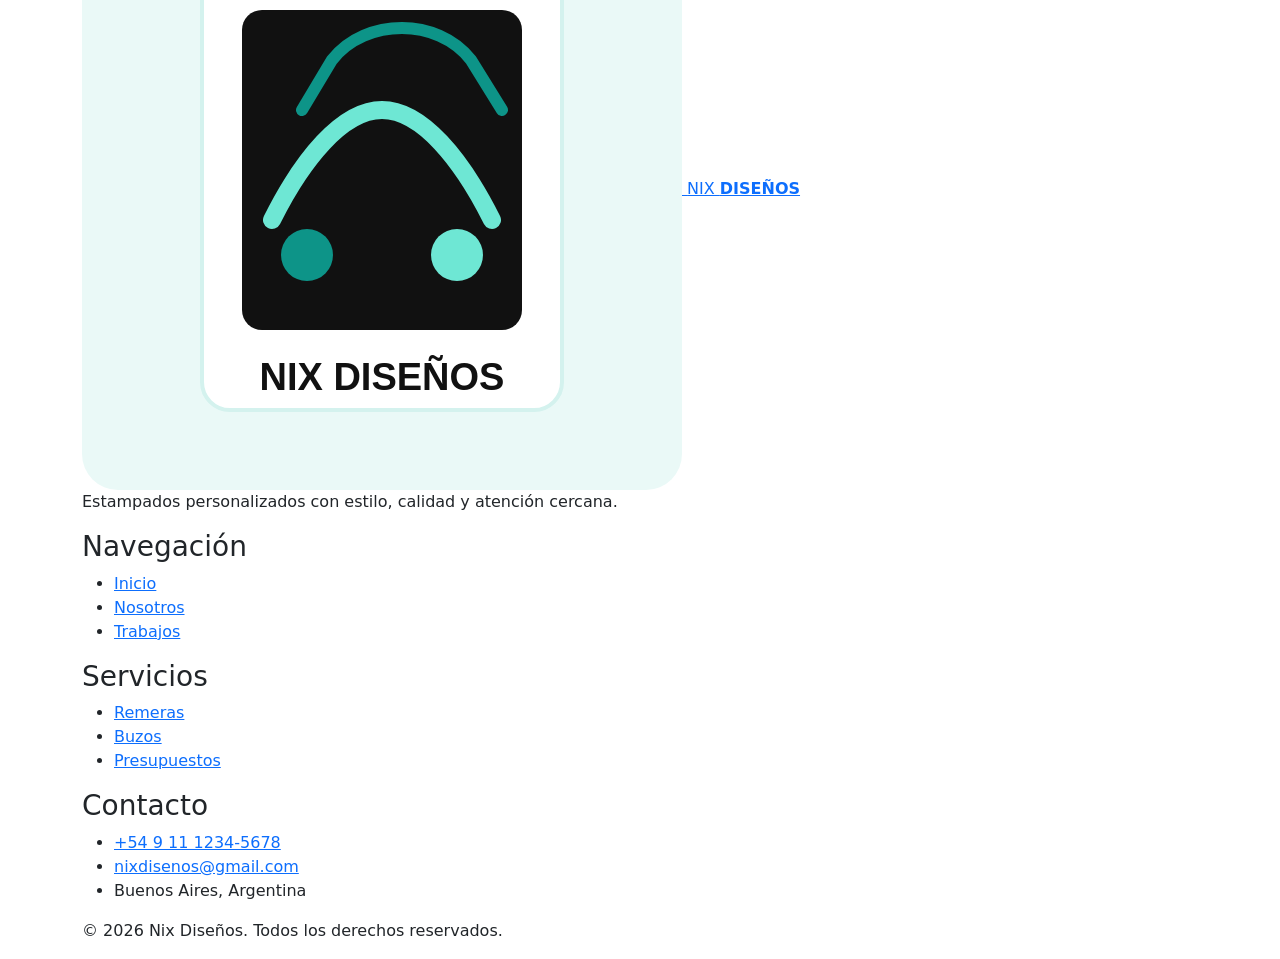
<file: pages/nosotros.html>
<!DOCTYPE html>
<html lang="es">
  <head>
    <meta charset="UTF-8" />
    <meta name="viewport" content="width=device-width, initial-scale=1.0" />
    <meta
      name="description"
      content="Conocé a Nix Diseños, una marca dedicada al diseño y estampado de remeras personalizadas para eventos, marcas y proyectos únicos."
    />
    <meta
      name="keywords"
      content="Nix Diseños, nosotros, estampados, remeras personalizadas, diseño gráfico, calidad, Buenos Aires"
    />
    <title>Nosotros | Nix Diseños</title>
    <link rel="preconnect" href="https://fonts.googleapis.com" />
    <link rel="preconnect" href="https://fonts.gstatic.com" crossorigin />
    <link
      href="https://fonts.googleapis.com/css2?family=Montserrat:wght@400;500;600;700;800;900&display=swap"
      rel="stylesheet"
    />
    <link
      rel="stylesheet"
      href="https://cdn.jsdelivr.net/npm/bootstrap@5.3.3/dist/css/bootstrap.min.css"
    />
    <link
      rel="stylesheet"
      href="https://unpkg.com/aos@2.3.1/dist/aos.css"
    />
    <link rel="stylesheet" href="../styles/main.css" />
  </head>
  <body>
    <header>
      <nav class="navbar navbar-expand-lg navbar-light sticky-top shadow-sm" aria-label="Main navigation">
        <div class="container">
          <a class="navbar-brand d-flex align-items-center gap-2" href="../index.html" aria-label="Nix Diseños home">
            <img src="../assets/img/logo.svg" alt="Logo Nix Diseños" class="brand-logo" />
            <span class="brand-text">NIX <strong>DISEÑOS</strong></span>
          </a>

          <button
            class="navbar-toggler"
            type="button"
            data-bs-toggle="collapse"
            data-bs-target="#mainNavbar"
            aria-controls="mainNavbar"
            aria-expanded="false"
            aria-label="Abrir menú"
          >
            <span class="navbar-toggler-icon"></span>
          </button>

          <div class="collapse navbar-collapse" id="mainNavbar">
            <ul class="navbar-nav mx-auto mb-2 mb-lg-0">
              <li class="nav-item"><a class="nav-link" href="../index.html">Inicio</a></li>
              <li class="nav-item"><a class="nav-link active" href="nosotros.html">Nosotros</a></li>
              <li class="nav-item"><a class="nav-link" href="trabajos.html">Trabajos</a></li>
              <li class="nav-item"><a class="nav-link" href="productos.html">Productos</a></li>
              <li class="nav-item"><a class="nav-link" href="contacto.html">Contacto</a></li>
            </ul>
            <a class="btn btn-primary" href="contacto.html">Cotizar</a>
          </div>
        </div>
      </nav>
    </header>

    <main>
      <section class="page-hero">
        <div class="container">
          <div class="breadcrumb" data-aos="fade-up">Inicio / Nosotros</div>
          <h1 data-aos="fade-up" data-aos-delay="100">Nosotros</h1>
        </div>
      </section>

      <section class="section">
        <div class="container about-layout">
          <article class="about-card" data-aos="fade-right">
            <span class="eyebrow">Nuestra historia</span>
            <h2>Una marca pensada para destacar.</h2>
            <p>
              En Nix Diseños combinamos creatividad, oficio y calidad para crear prendas personalizadas con
              identidad propia. Trabajamos con marcas, eventos, emprendimientos y personas que quieren una pieza
              con estilo y personalidad.
            </p>
            <p>
              Desde la idea hasta la entrega, acompañamos cada detalle para que cada proyecto se transforme en un
              producto profesional, auténtico y memorable.
            </p>
          </article>

          <article class="about-card" data-aos="fade-left">
            <span class="eyebrow">Nuestra diferencia</span>
            <h2>Diseño con propósito.</h2>
            <ul class="check-list">
              <li>Diseño personalizado</li>
              <li>Atención cercana</li>
              <li>Materiales de calidad</li>
              <li>Producción confiable</li>
            </ul>
          </article>
        </div>
      </section>

      <section class="section section-light">
        <div class="container">
          <div class="section-heading" data-aos="fade-up">
            <span class="eyebrow">Cómo trabajamos</span>
            <h2>Un proceso claro y cercano.</h2>
          </div>

          <div class="feature-grid">
            <article class="feature-card" data-aos="zoom-in" data-aos-delay="100">
              <div class="feature-icon">1</div>
              <h3>Idea</h3>
              <p>Conversamos sobre tu objetivo, estilo y necesidades para armar la base del proyecto.</p>
            </article>
            <article class="feature-card" data-aos="zoom-in" data-aos-delay="200">
              <div class="feature-icon">2</div>
              <h3>Diseño</h3>
              <p>Armamos propuestas visuales y te guiamos en cada decisión para lograr la mejor pieza.</p>
            </article>
            <article class="feature-card" data-aos="zoom-in" data-aos-delay="300">
              <div class="feature-icon">3</div>
              <h3>Producción</h3>
              <p>Imprimimos, revisamos calidad y entregamos con tiempo, cuidado y atención personalizada.</p>
            </article>
          </div>
        </div>
      </section>
    </main>

    <footer class="site-footer">
      <div class="container footer-grid">
        <div>
          <a class="footer-brand" href="../index.html">
            <img src="../assets/img/logo.svg" alt="Logo Nix Diseños" class="brand-logo" />
            <span>NIX <strong>DISEÑOS</strong></span>
          </a>
          <p>Estampados personalizados con estilo, calidad y atención cercana.</p>
        </div>
        <div>
          <h3>Navegación</h3>
          <ul>
            <li><a href="../index.html">Inicio</a></li>
            <li><a href="nosotros.html">Nosotros</a></li>
            <li><a href="trabajos.html">Trabajos</a></li>
          </ul>
        </div>
        <div>
          <h3>Servicios</h3>
          <ul>
            <li><a href="productos.html">Remeras</a></li>
            <li><a href="productos.html">Buzos</a></li>
            <li><a href="contacto.html">Presupuestos</a></li>
          </ul>
        </div>
        <div>
          <h3>Contacto</h3>
          <ul>
            <li><a href="tel:+5491112345678">+54 9 11 1234-5678</a></li>
            <li><a href="mailto:nixdisenos@gmail.com">nixdisenos@gmail.com</a></li>
            <li>Buenos Aires, Argentina</li>
          </ul>
        </div>
      </div>
      <div class="container footer-bottom">
        <p>© <span id="year"></span> Nix Diseños. Todos los derechos reservados.</p>
      </div>
    </footer>

    <script src="https://cdn.jsdelivr.net/npm/bootstrap@5.3.3/dist/js/bootstrap.bundle.min.js"></script>
    <script src="https://unpkg.com/aos@2.3.1/dist/aos.js"></script>
    <script src="../assets/js/main.js"></script>
  </body>
</html>
</file>
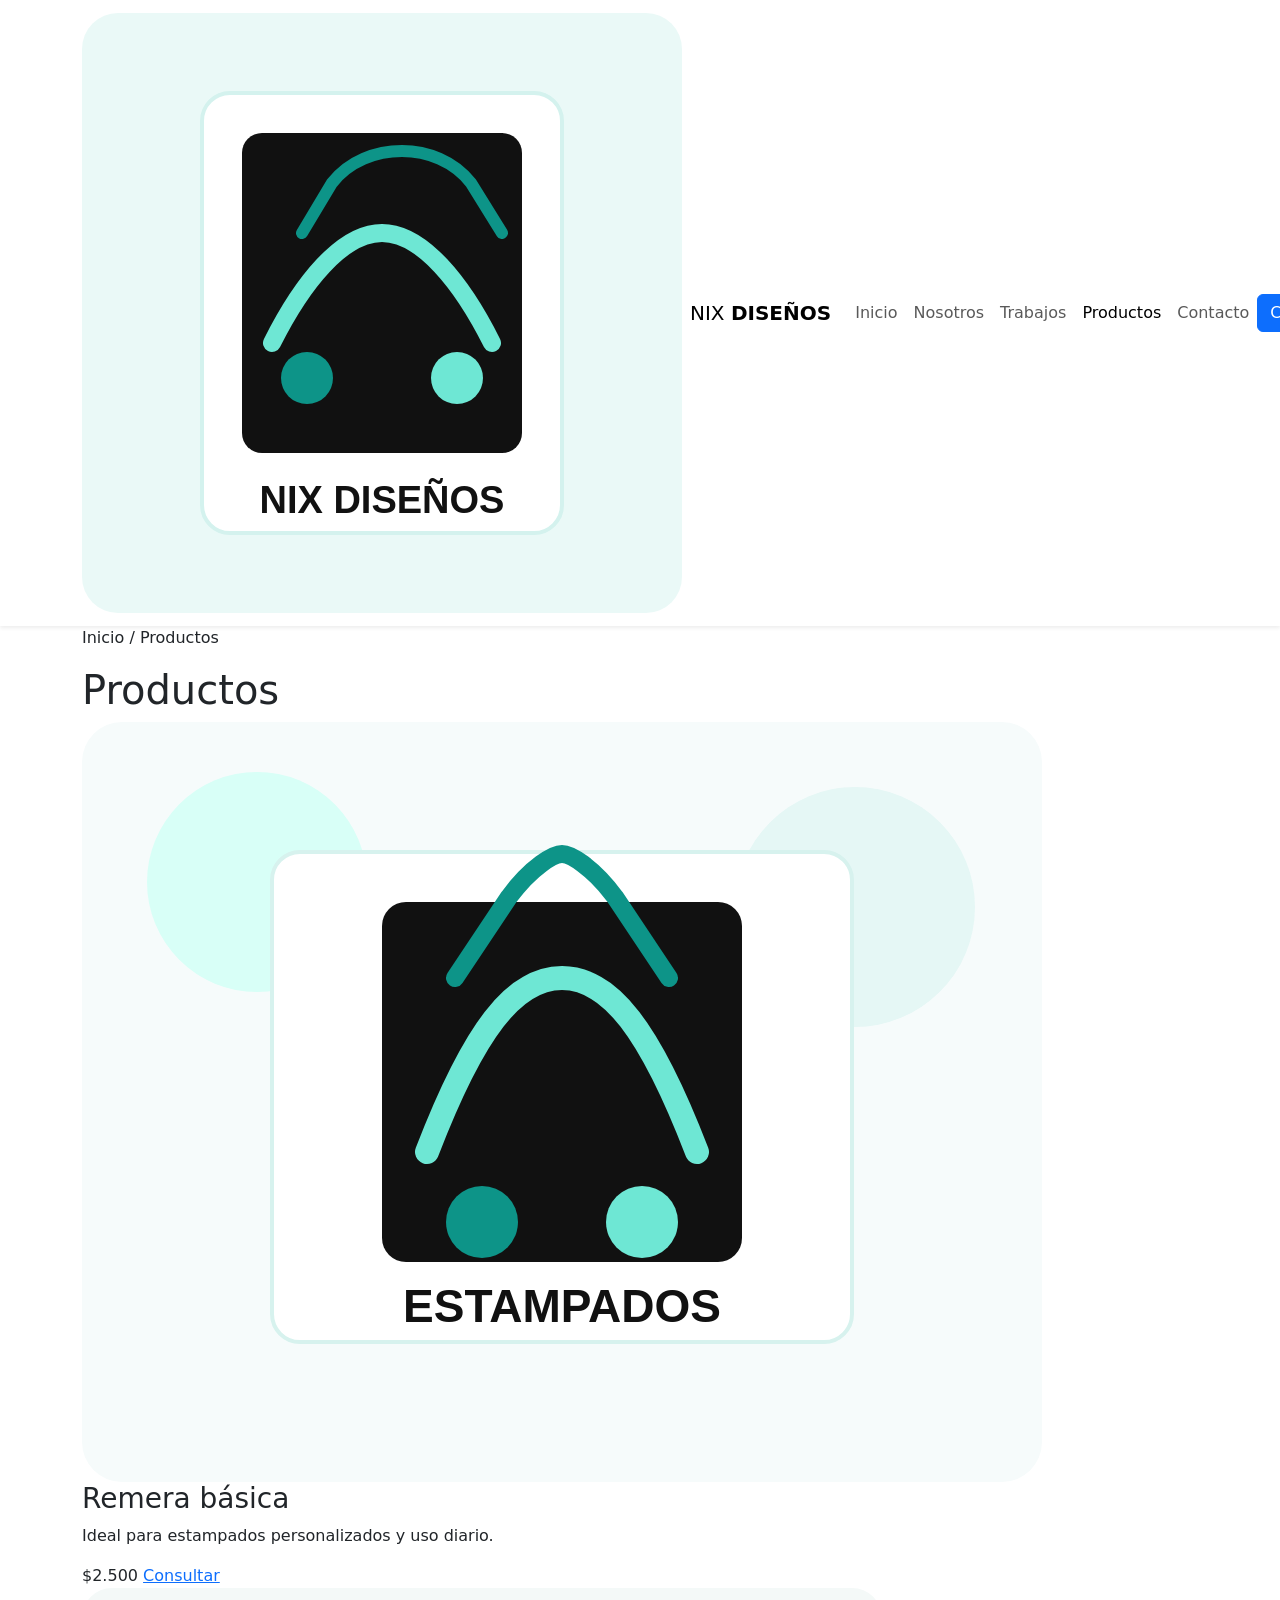
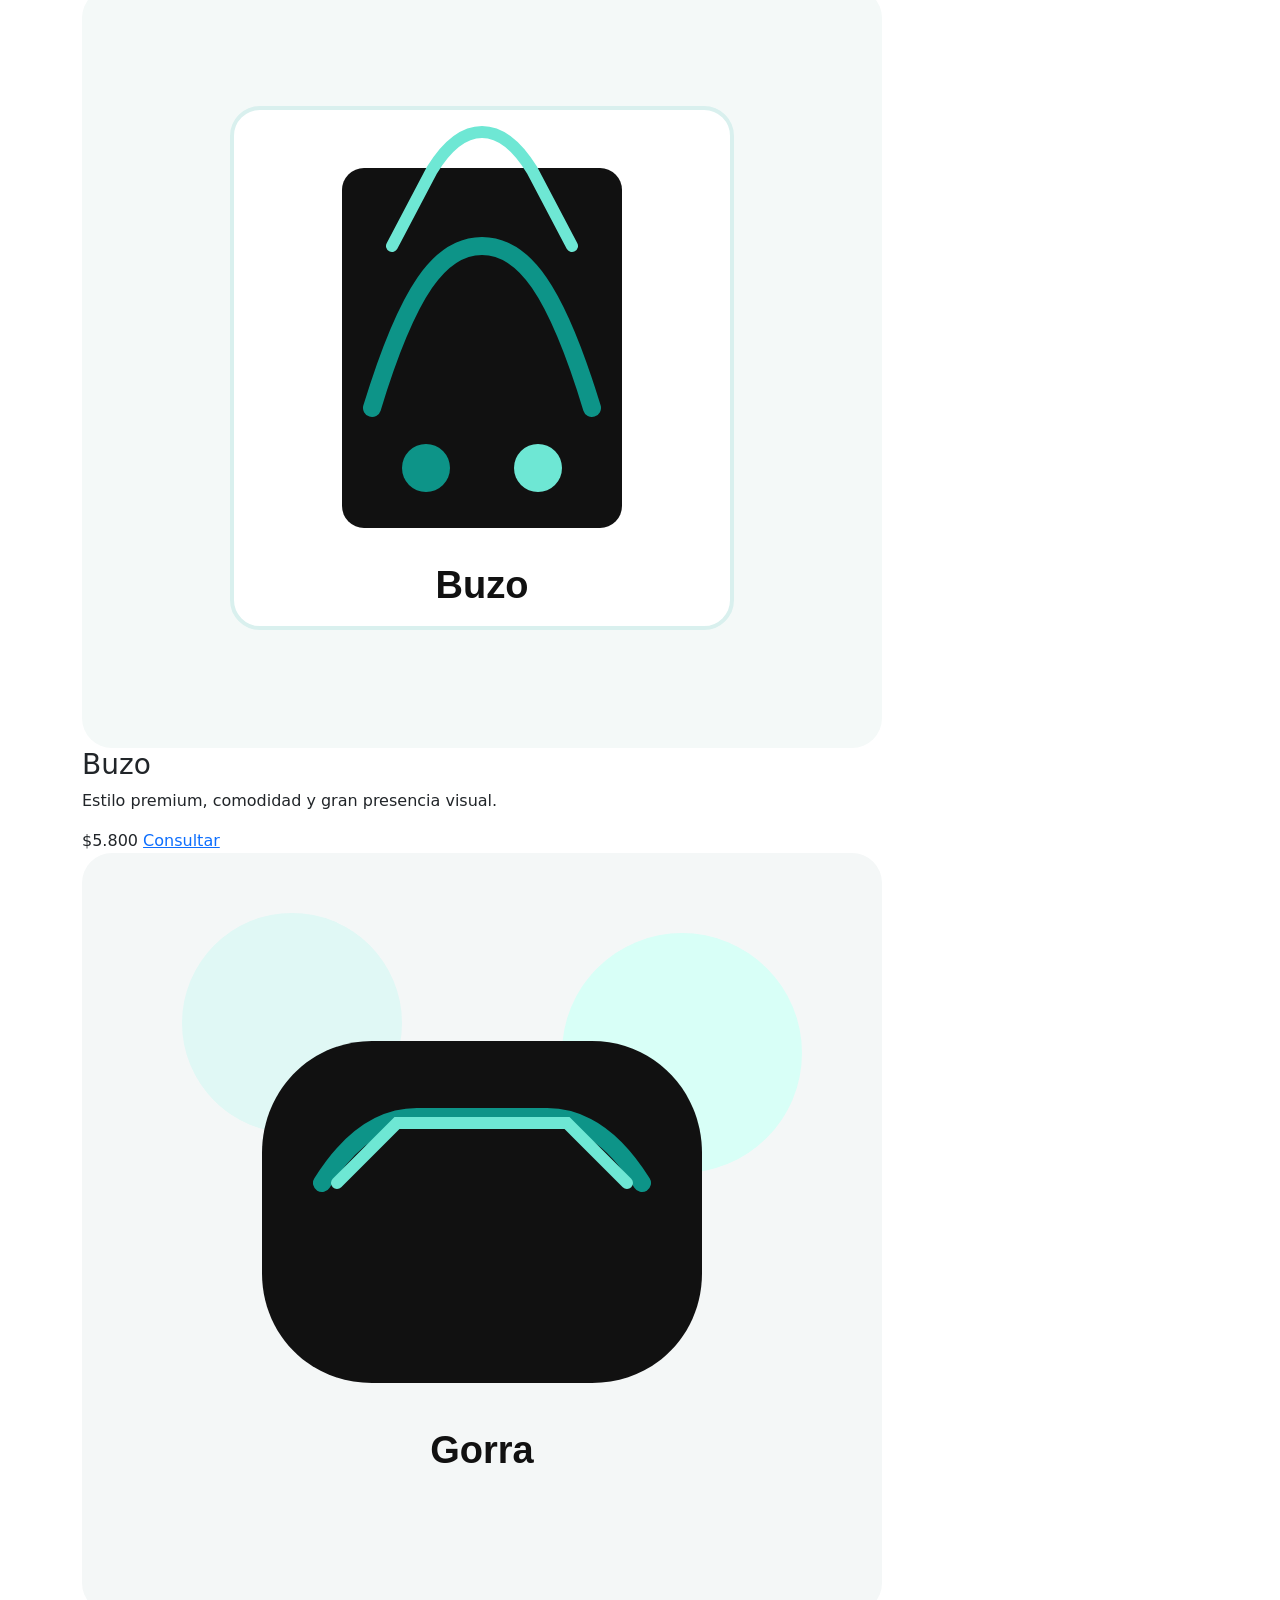
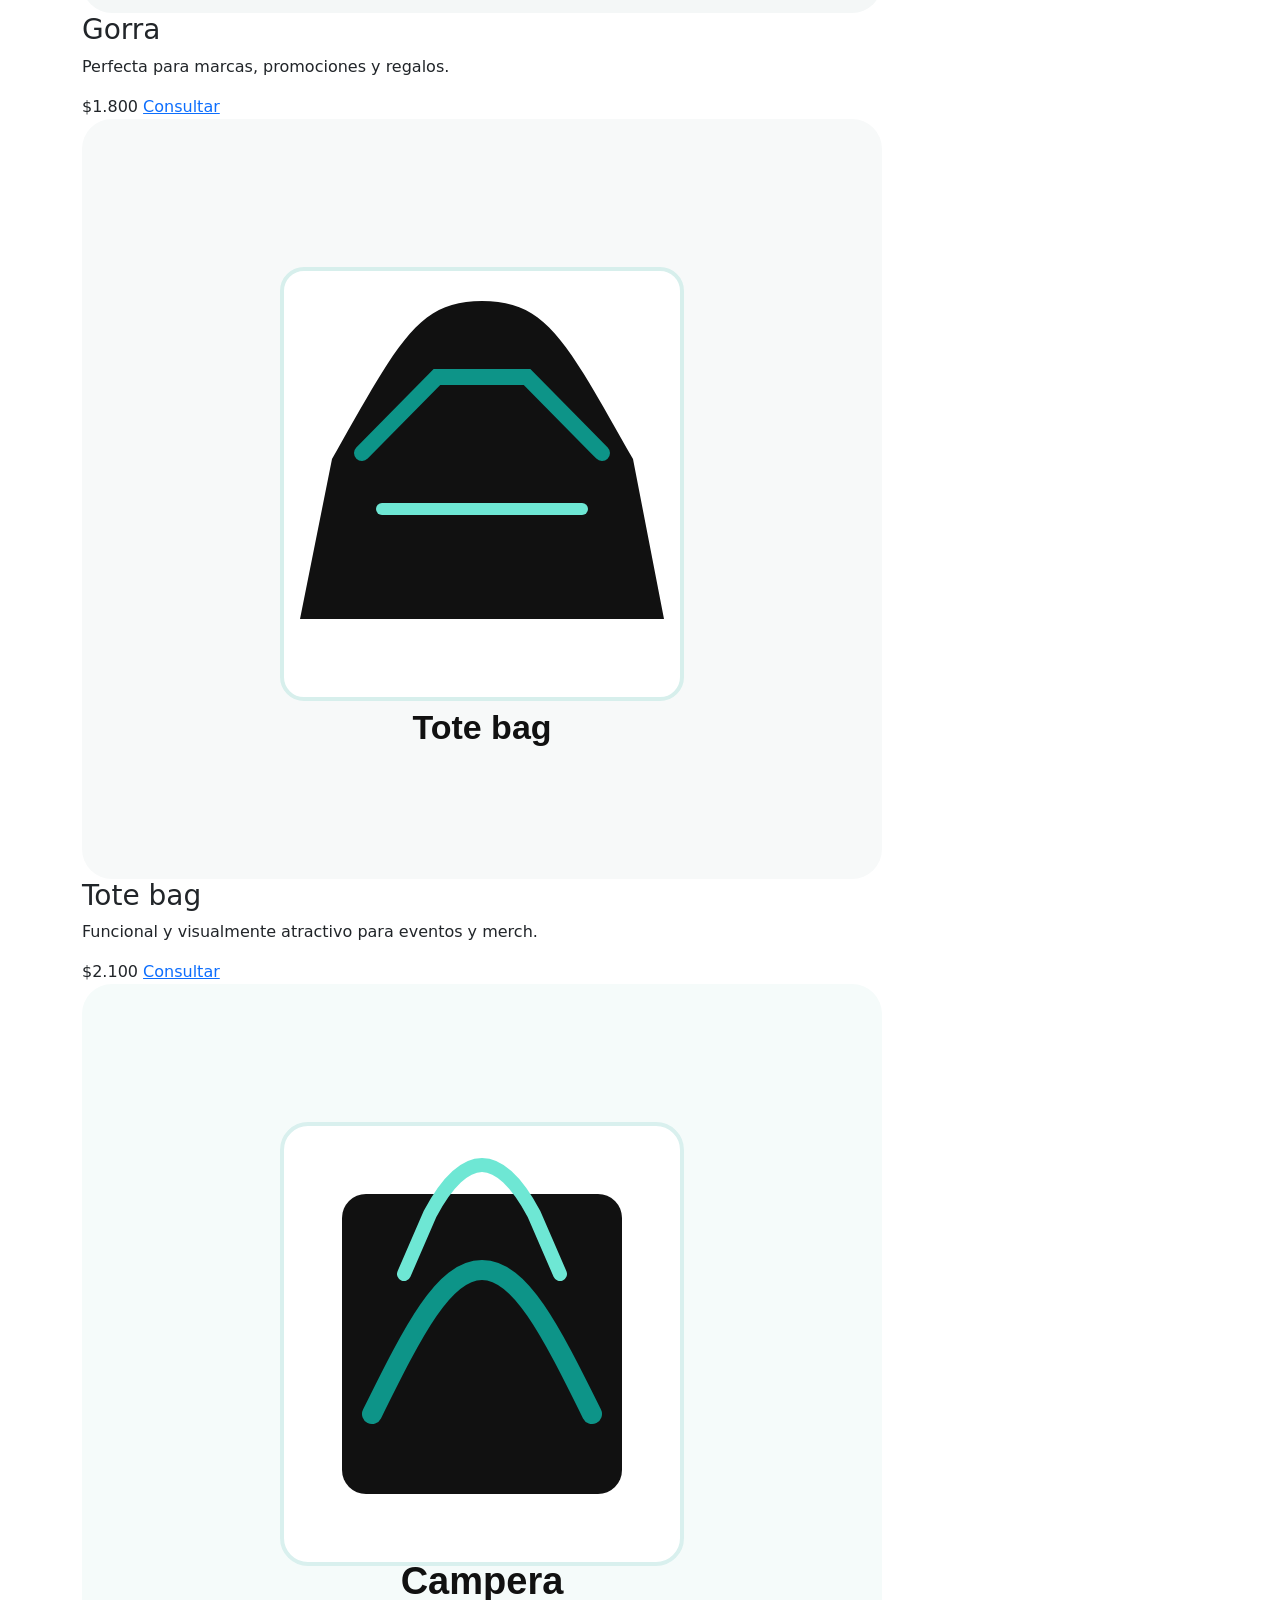
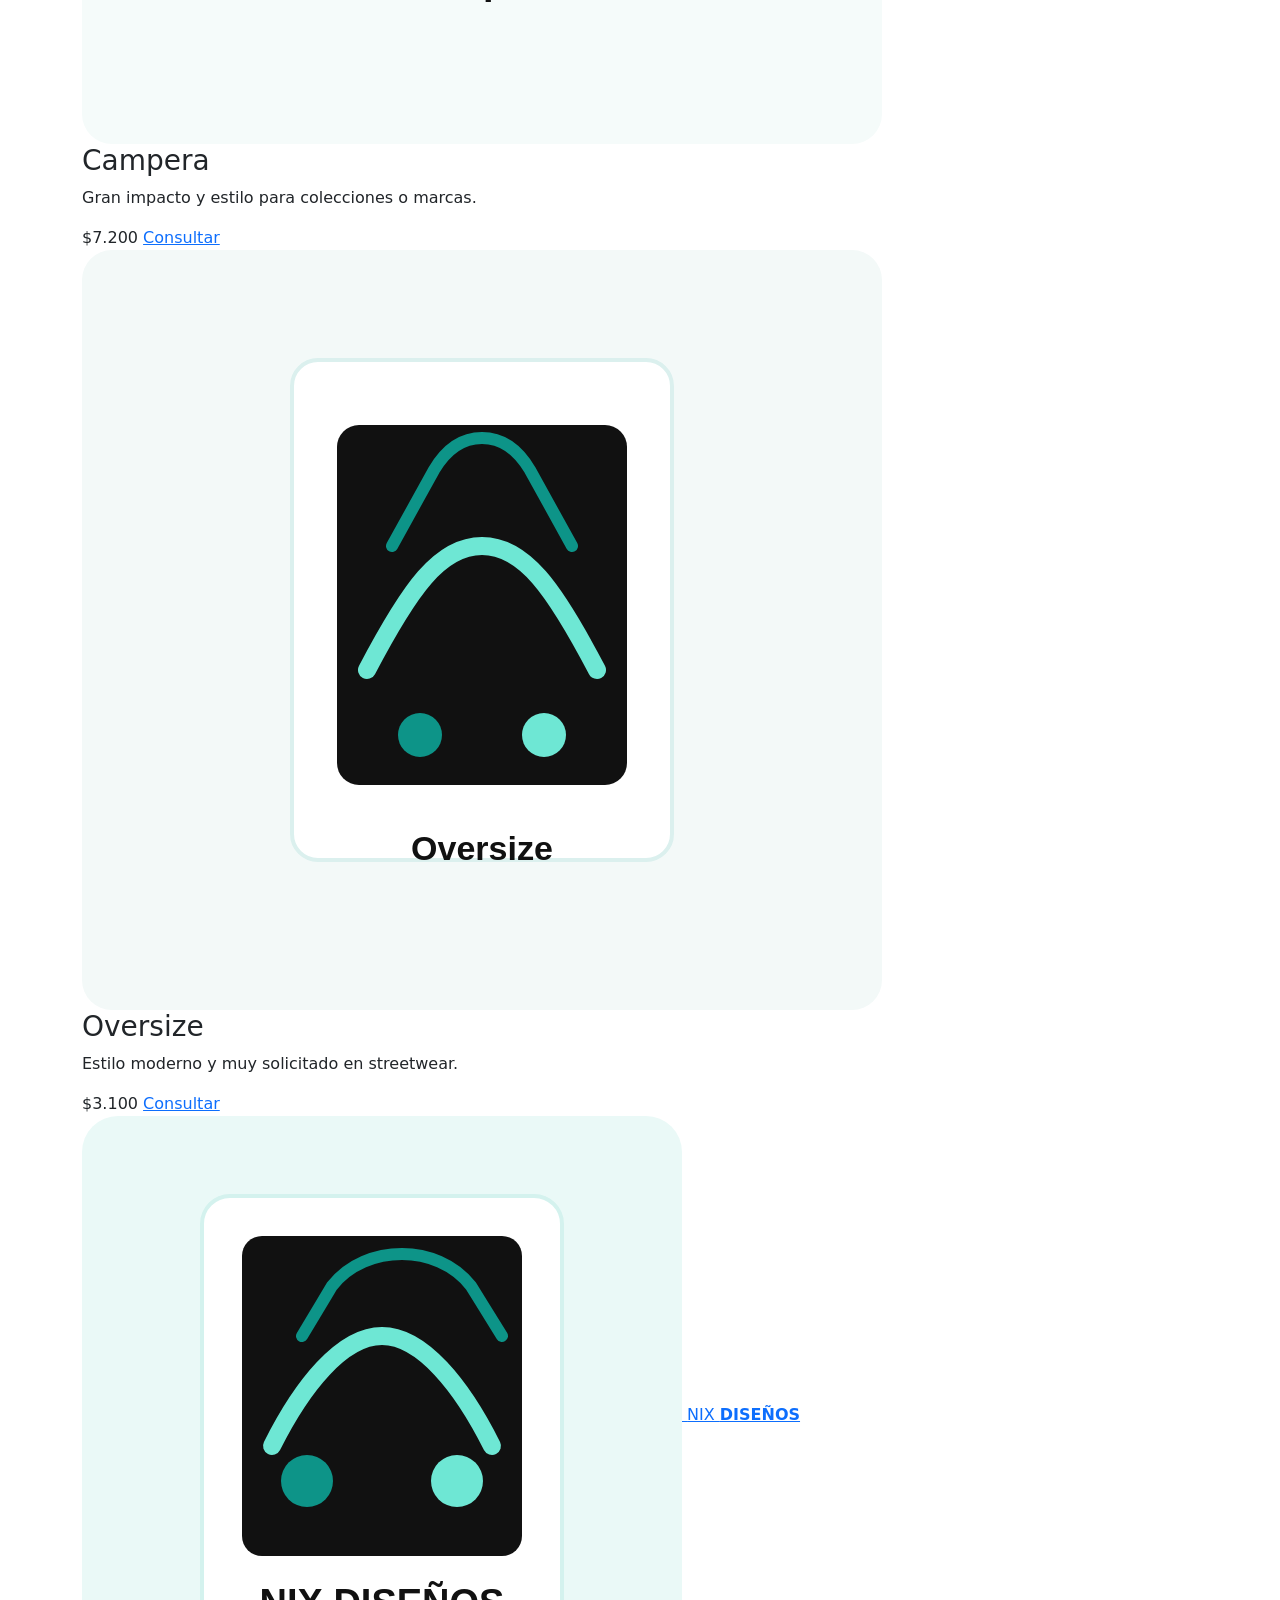
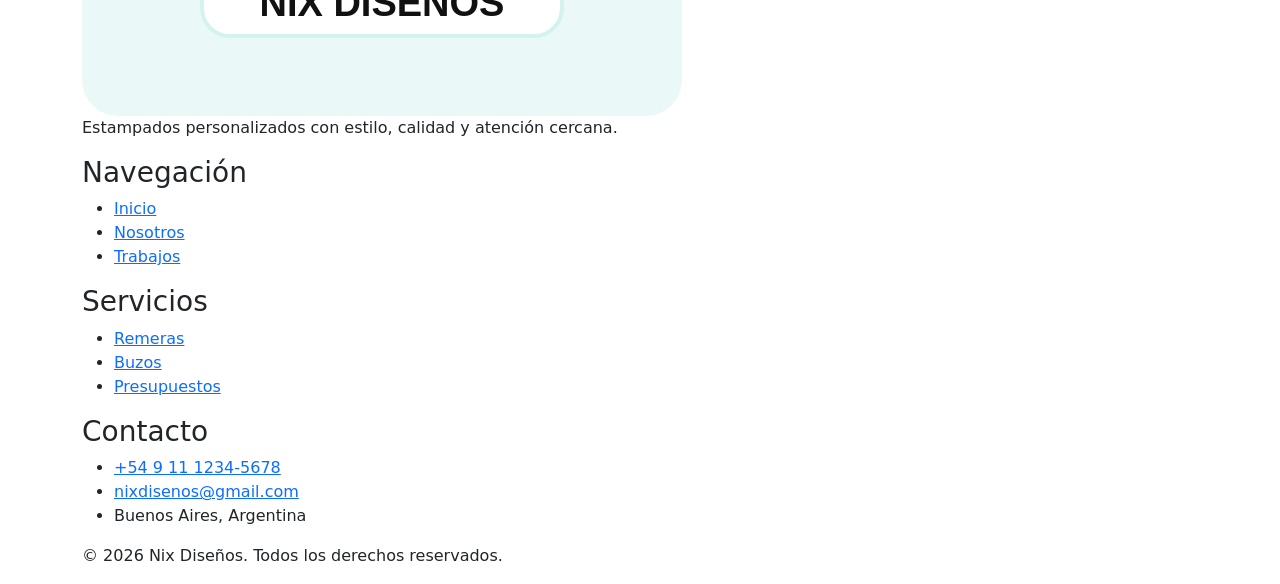
<file: pages/productos.html>
<!DOCTYPE html>
<html lang="es">
  <head>
    <meta charset="UTF-8" />
    <meta name="viewport" content="width=device-width, initial-scale=1.0" />
    <meta
      name="description"
      content="Catalogá de productos de Nix Diseños: remeras, buzos, gorras y prendas personalizadas para tu proyecto."
    />
    <meta
      name="keywords"
      content="productos Nix Diseños, remeras, buzos, gorras, estampados, personalizadas, catálogo"
    />
    <title>Productos | Nix Diseños</title>
    <link rel="preconnect" href="https://fonts.googleapis.com" />
    <link rel="preconnect" href="https://fonts.gstatic.com" crossorigin />
    <link
      href="https://fonts.googleapis.com/css2?family=Montserrat:wght@400;500;600;700;800;900&display=swap"
      rel="stylesheet"
    />
    <link
      rel="stylesheet"
      href="https://cdn.jsdelivr.net/npm/bootstrap@5.3.3/dist/css/bootstrap.min.css"
    />
    <link
      rel="stylesheet"
      href="https://unpkg.com/aos@2.3.1/dist/aos.css"
    />
    <link rel="stylesheet" href="../styles/main.css" />
  </head>
  <body>
    <header>
      <nav class="navbar navbar-expand-lg navbar-light sticky-top shadow-sm" aria-label="Main navigation">
        <div class="container">
          <a class="navbar-brand d-flex align-items-center gap-2" href="../index.html" aria-label="Nix Diseños home">
            <img src="../assets/img/logo.svg" alt="Logo Nix Diseños" class="brand-logo" />
            <span class="brand-text">NIX <strong>DISEÑOS</strong></span>
          </a>

          <button
            class="navbar-toggler"
            type="button"
            data-bs-toggle="collapse"
            data-bs-target="#mainNavbar"
            aria-controls="mainNavbar"
            aria-expanded="false"
            aria-label="Abrir menú"
          >
            <span class="navbar-toggler-icon"></span>
          </button>

          <div class="collapse navbar-collapse" id="mainNavbar">
            <ul class="navbar-nav mx-auto mb-2 mb-lg-0">
              <li class="nav-item"><a class="nav-link" href="../index.html">Inicio</a></li>
              <li class="nav-item"><a class="nav-link" href="nosotros.html">Nosotros</a></li>
              <li class="nav-item"><a class="nav-link" href="trabajos.html">Trabajos</a></li>
              <li class="nav-item"><a class="nav-link active" href="productos.html">Productos</a></li>
              <li class="nav-item"><a class="nav-link" href="contacto.html">Contacto</a></li>
            </ul>
            <a class="btn btn-primary" href="contacto.html">Cotizar</a>
          </div>
        </div>
      </nav>
    </header>

    <main>
      <section class="page-hero">
        <div class="container">
          <div class="breadcrumb" data-aos="fade-up">Inicio / Productos</div>
          <h1 data-aos="fade-up" data-aos-delay="100">Productos</h1>
        </div>
      </section>

      <section class="section">
        <div class="container product-grid product-page-grid">
          <article class="product-card" data-aos="fade-up" data-aos-delay="100">
            <img src="../assets/img/product-1.svg" alt="Remera básica Nix Diseños" />
            <div class="product-body">
              <h3>Remera básica</h3>
              <p>Ideal para estampados personalizados y uso diario.</p>
              <div class="product-meta">
                <span>$2.500</span>
                <a href="contacto.html">Consultar</a>
              </div>
            </div>
          </article>

          <article class="product-card" data-aos="fade-up" data-aos-delay="200">
            <img src="../assets/img/product-2.svg" alt="Buzo de Nix Diseños" />
            <div class="product-body">
              <h3>Buzo</h3>
              <p>Estilo premium, comodidad y gran presencia visual.</p>
              <div class="product-meta">
                <span>$5.800</span>
                <a href="contacto.html">Consultar</a>
              </div>
            </div>
          </article>

          <article class="product-card" data-aos="fade-up" data-aos-delay="300">
            <img src="../assets/img/product-3.svg" alt="Gorra Nix Diseños" />
            <div class="product-body">
              <h3>Gorra</h3>
              <p>Perfecta para marcas, promociones y regalos.</p>
              <div class="product-meta">
                <span>$1.800</span>
                <a href="contacto.html">Consultar</a>
              </div>
            </div>
          </article>

          <article class="product-card" data-aos="fade-up" data-aos-delay="400">
            <img src="../assets/img/product-4.svg" alt="Tote bag Nix Diseños" />
            <div class="product-body">
              <h3>Tote bag</h3>
              <p>Funcional y visualmente atractivo para eventos y merch.</p>
              <div class="product-meta">
                <span>$2.100</span>
                <a href="contacto.html">Consultar</a>
              </div>
            </div>
          </article>

          <article class="product-card" data-aos="fade-up" data-aos-delay="500">
            <img src="../assets/img/product-5.svg" alt="Campera Nix Diseños" />
            <div class="product-body">
              <h3>Campera</h3>
              <p>Gran impacto y estilo para colecciones o marcas.</p>
              <div class="product-meta">
                <span>$7.200</span>
                <a href="contacto.html">Consultar</a>
              </div>
            </div>
          </article>

          <article class="product-card" data-aos="fade-up" data-aos-delay="600">
            <img src="../assets/img/product-6.svg" alt="Remera oversize Nix Diseños" />
            <div class="product-body">
              <h3>Oversize</h3>
              <p>Estilo moderno y muy solicitado en streetwear.</p>
              <div class="product-meta">
                <span>$3.100</span>
                <a href="contacto.html">Consultar</a>
              </div>
            </div>
          </article>
        </div>
      </section>
    </main>

    <footer class="site-footer">
      <div class="container footer-grid">
        <div>
          <a class="footer-brand" href="../index.html">
            <img src="../assets/img/logo.svg" alt="Logo Nix Diseños" class="brand-logo" />
            <span>NIX <strong>DISEÑOS</strong></span>
          </a>
          <p>Estampados personalizados con estilo, calidad y atención cercana.</p>
        </div>
        <div>
          <h3>Navegación</h3>
          <ul>
            <li><a href="../index.html">Inicio</a></li>
            <li><a href="nosotros.html">Nosotros</a></li>
            <li><a href="trabajos.html">Trabajos</a></li>
          </ul>
        </div>
        <div>
          <h3>Servicios</h3>
          <ul>
            <li><a href="productos.html">Remeras</a></li>
            <li><a href="productos.html">Buzos</a></li>
            <li><a href="contacto.html">Presupuestos</a></li>
          </ul>
        </div>
        <div>
          <h3>Contacto</h3>
          <ul>
            <li><a href="tel:+5491112345678">+54 9 11 1234-5678</a></li>
            <li><a href="mailto:nixdisenos@gmail.com">nixdisenos@gmail.com</a></li>
            <li>Buenos Aires, Argentina</li>
          </ul>
        </div>
      </div>
      <div class="container footer-bottom">
        <p>© <span id="year"></span> Nix Diseños. Todos los derechos reservados.</p>
      </div>
    </footer>

    <script src="https://cdn.jsdelivr.net/npm/bootstrap@5.3.3/dist/js/bootstrap.bundle.min.js"></script>
    <script src="https://unpkg.com/aos@2.3.1/dist/aos.js"></script>
    <script src="../assets/js/main.js"></script>
  </body>
</html>
</file>
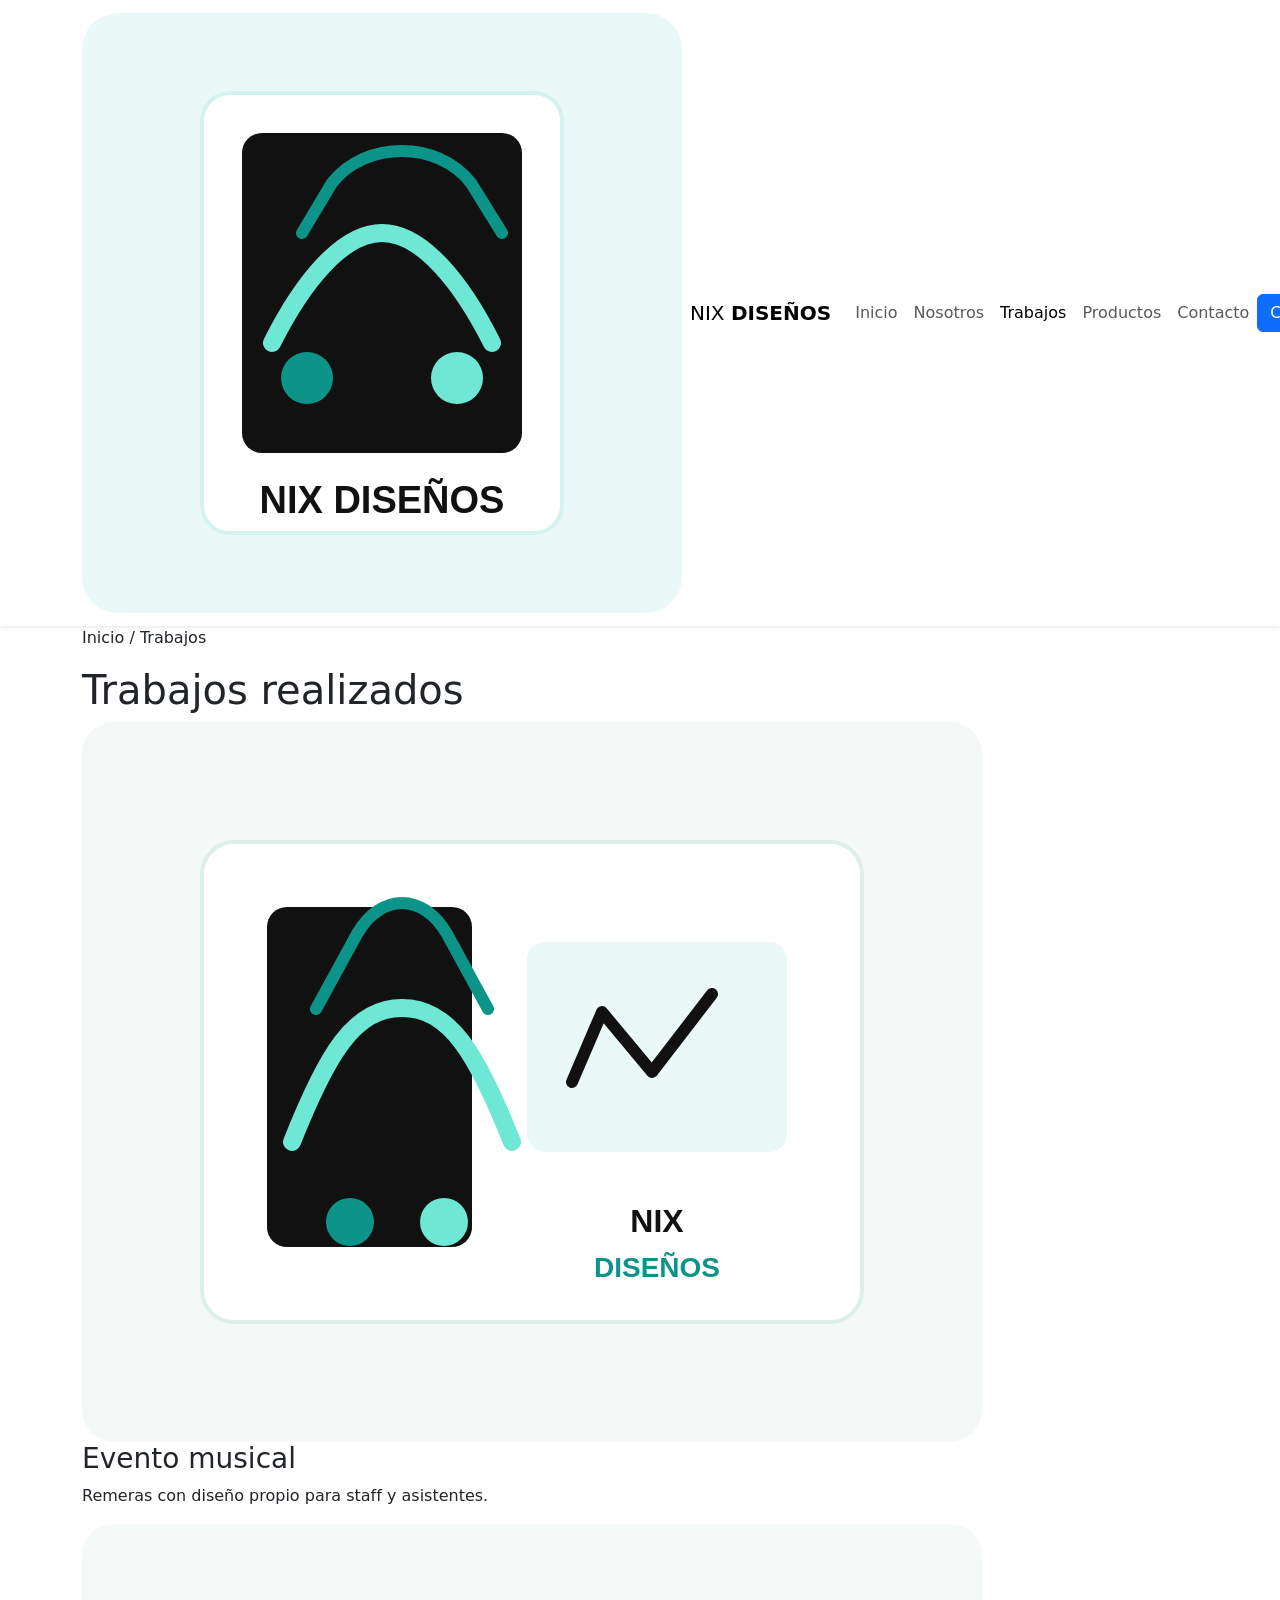
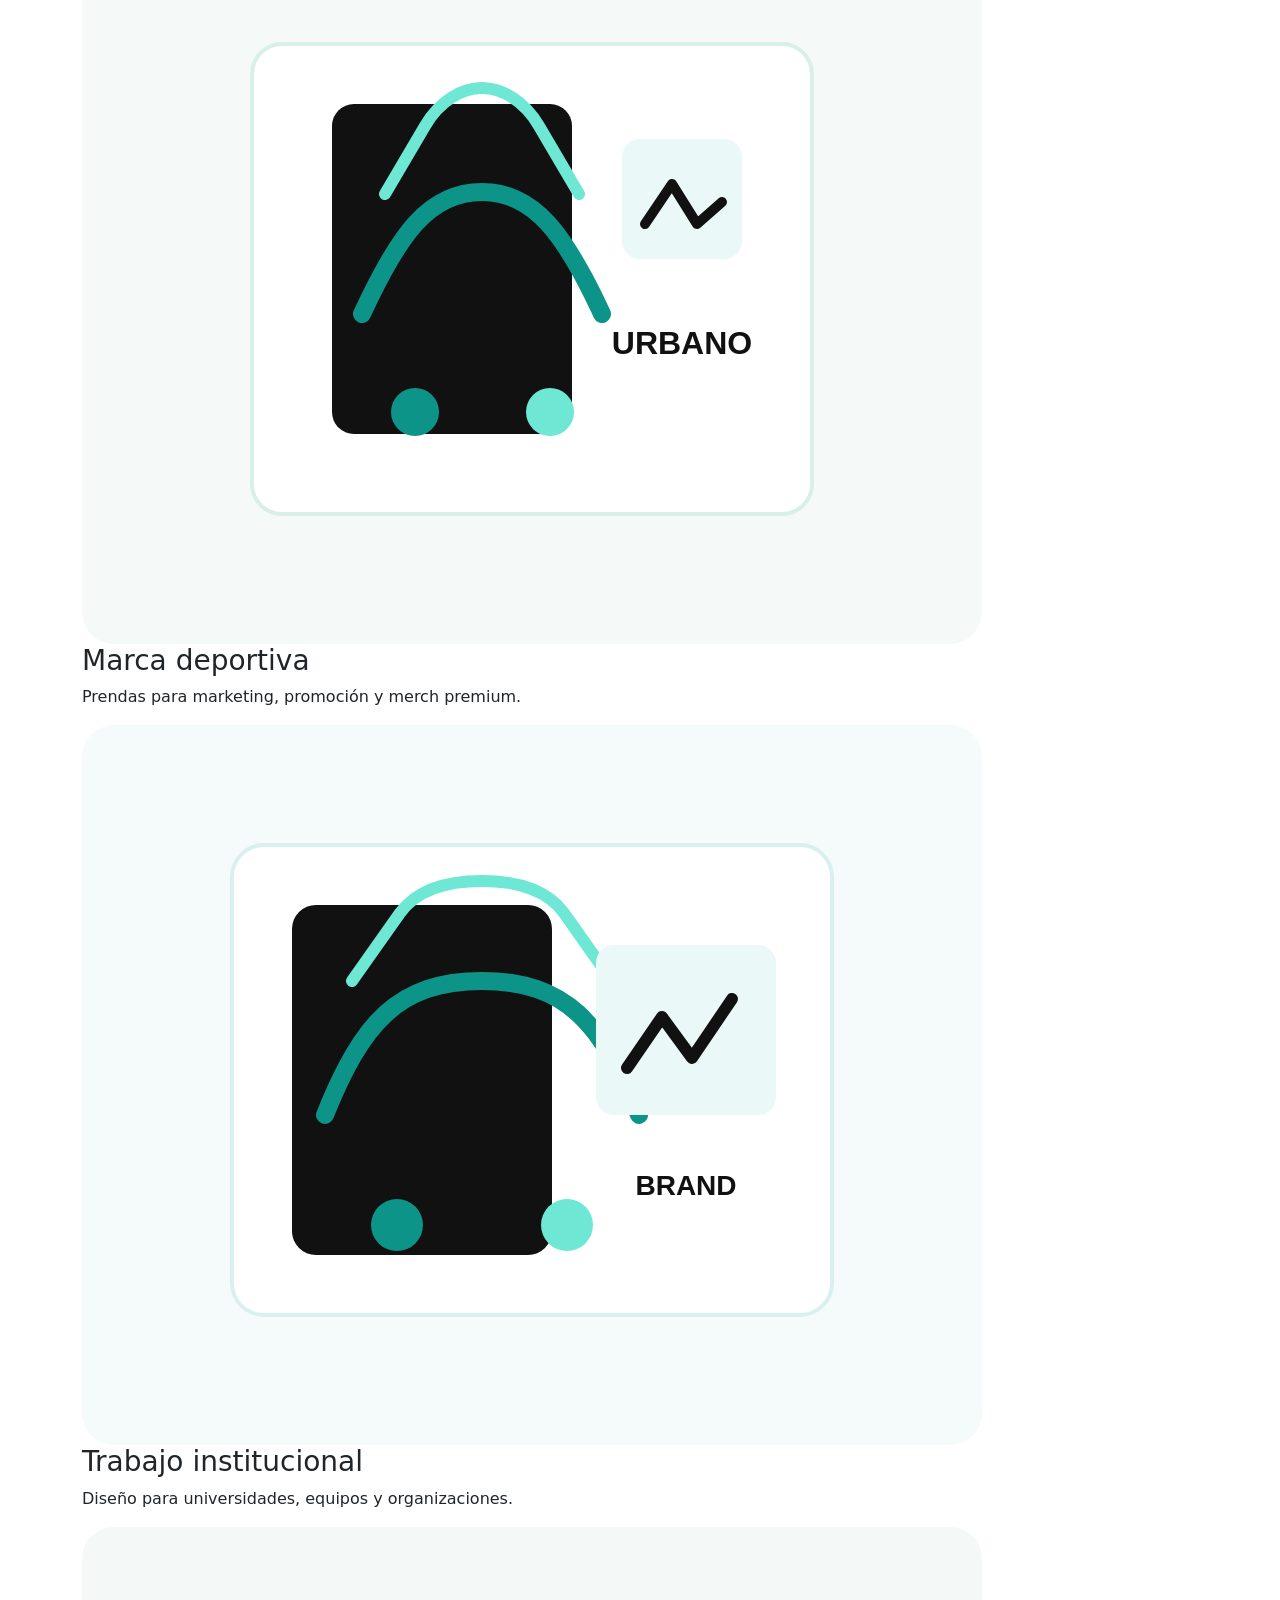
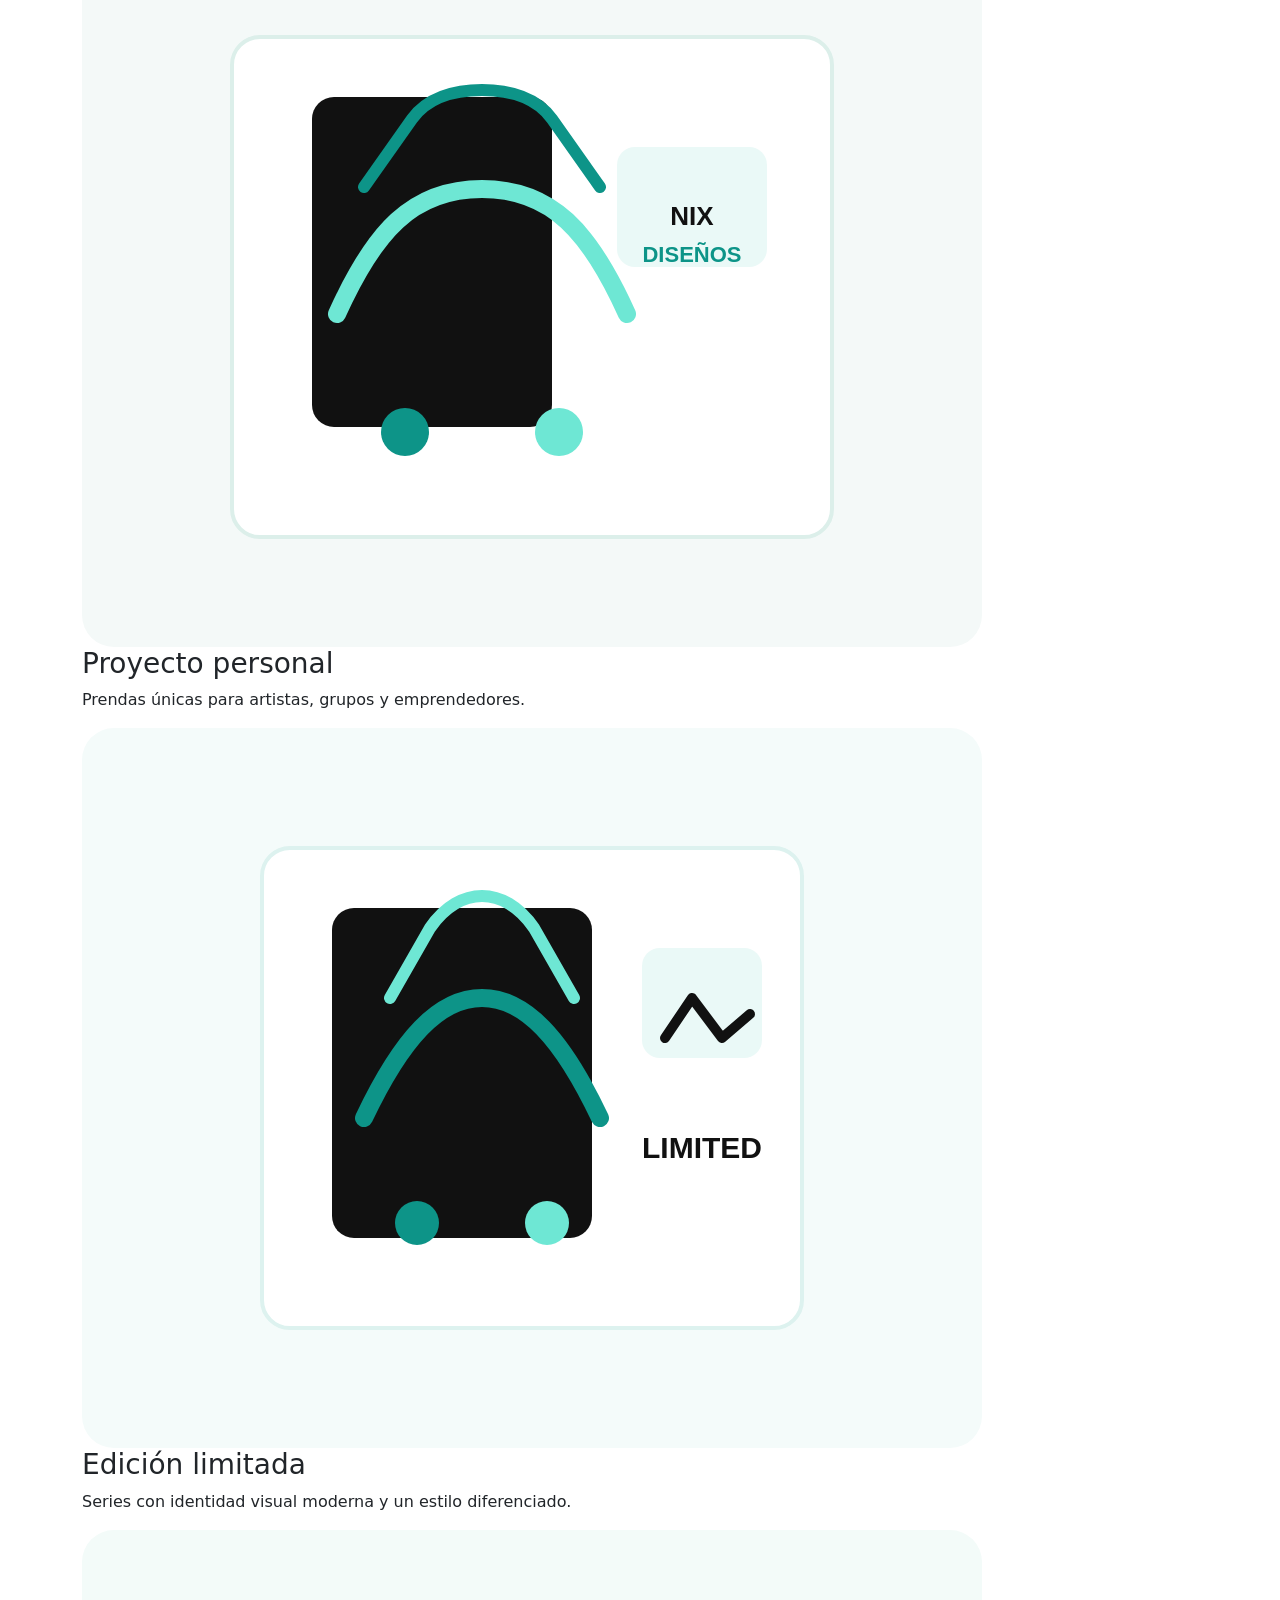
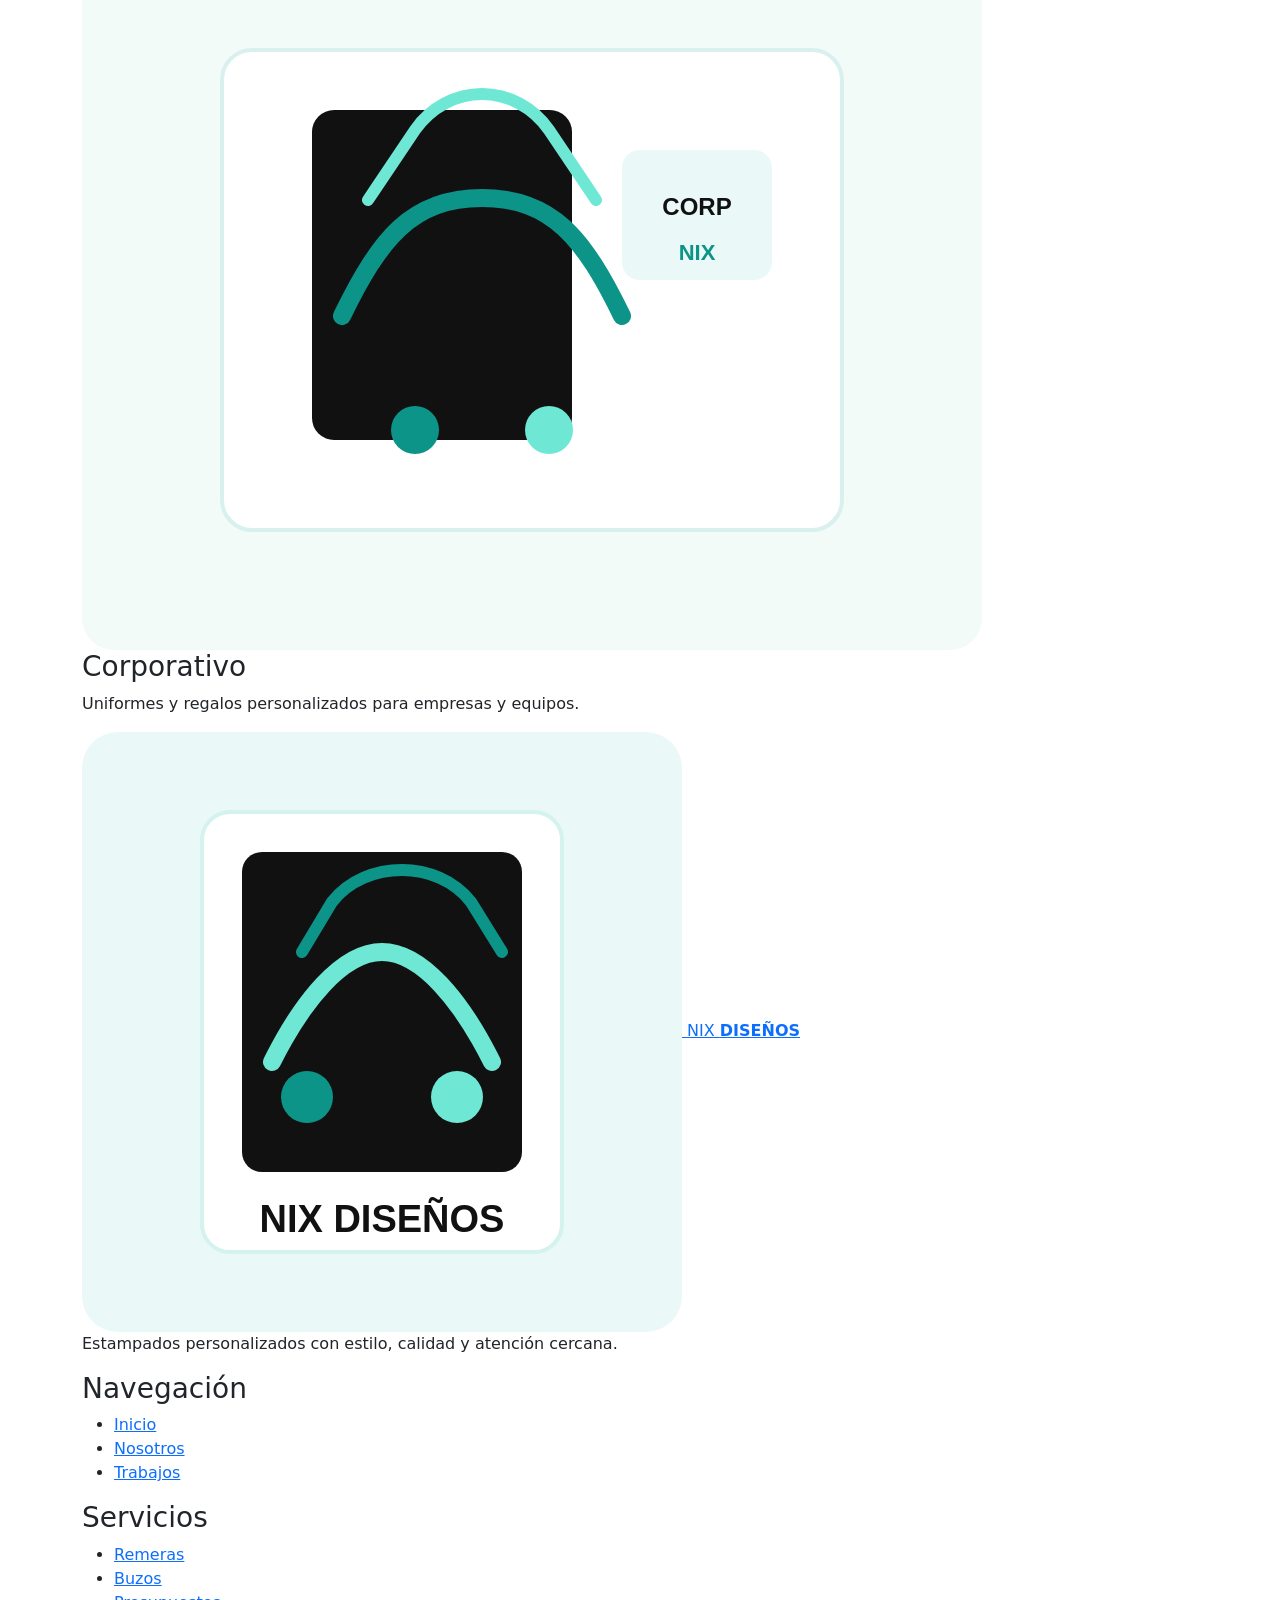
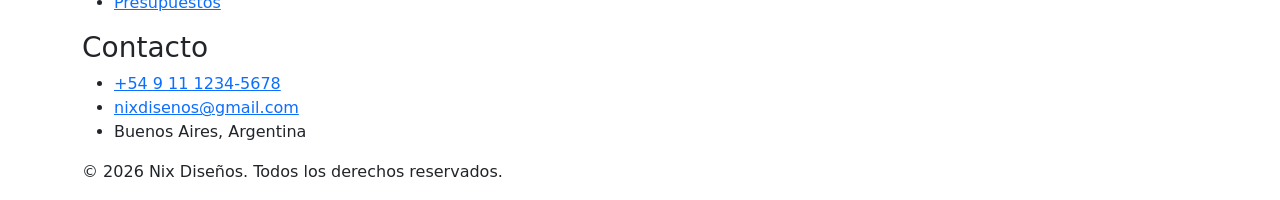
<file: pages/trabajos.html>
<!DOCTYPE html>
<html lang="es">
  <head>
    <meta charset="UTF-8" />
    <meta name="viewport" content="width=device-width, initial-scale=1.0" />
    <meta
      name="description"
      content="Explorá los trabajos realizados por Nix Diseños en eventos, marcas y proyectos personalizados con estampados premium."
    />
    <meta
      name="keywords"
      content="trabajos Nix Diseños, estampados realizados, eventos, remeras personalizadas, proyectos, diseño gráfico"
    />
    <title>Trabajos | Nix Diseños</title>
    <link rel="preconnect" href="https://fonts.googleapis.com" />
    <link rel="preconnect" href="https://fonts.gstatic.com" crossorigin />
    <link
      href="https://fonts.googleapis.com/css2?family=Montserrat:wght@400;500;600;700;800;900&display=swap"
      rel="stylesheet"
    />
    <link
      rel="stylesheet"
      href="https://cdn.jsdelivr.net/npm/bootstrap@5.3.3/dist/css/bootstrap.min.css"
    />
    <link
      rel="stylesheet"
      href="https://unpkg.com/aos@2.3.1/dist/aos.css"
    />
    <link rel="stylesheet" href="../styles/main.css" />
  </head>
  <body>
    <header>
      <nav class="navbar navbar-expand-lg navbar-light sticky-top shadow-sm" aria-label="Main navigation">
        <div class="container">
          <a class="navbar-brand d-flex align-items-center gap-2" href="../index.html" aria-label="Nix Diseños home">
            <img src="../assets/img/logo.svg" alt="Logo Nix Diseños" class="brand-logo" />
            <span class="brand-text">NIX <strong>DISEÑOS</strong></span>
          </a>

          <button
            class="navbar-toggler"
            type="button"
            data-bs-toggle="collapse"
            data-bs-target="#mainNavbar"
            aria-controls="mainNavbar"
            aria-expanded="false"
            aria-label="Abrir menú"
          >
            <span class="navbar-toggler-icon"></span>
          </button>

          <div class="collapse navbar-collapse" id="mainNavbar">
            <ul class="navbar-nav mx-auto mb-2 mb-lg-0">
              <li class="nav-item"><a class="nav-link" href="../index.html">Inicio</a></li>
              <li class="nav-item"><a class="nav-link" href="nosotros.html">Nosotros</a></li>
              <li class="nav-item"><a class="nav-link active" href="trabajos.html">Trabajos</a></li>
              <li class="nav-item"><a class="nav-link" href="productos.html">Productos</a></li>
              <li class="nav-item"><a class="nav-link" href="contacto.html">Contacto</a></li>
            </ul>
            <a class="btn btn-primary" href="contacto.html">Cotizar</a>
          </div>
        </div>
      </nav>
    </header>

    <main>
      <section class="page-hero">
        <div class="container">
          <div class="breadcrumb" data-aos="fade-up">Inicio / Trabajos</div>
          <h1 data-aos="fade-up" data-aos-delay="100">Trabajos realizados</h1>
        </div>
      </section>

      <section class="section">
        <div class="container">
          <div class="work-grid">
            <article class="work-card" data-aos="zoom-in" data-aos-delay="100">
              <img src="../assets/img/work-1.svg" alt="Trabajo de evento corporativo con remeras estampadas" />
              <div class="work-info">
                <h3>Evento musical</h3>
                <p>Remeras con diseño propio para staff y asistentes.</p>
              </div>
            </article>
            <article class="work-card" data-aos="zoom-in" data-aos-delay="200">
              <img src="../assets/img/work-2.svg" alt="Trabajo de marca deportiva Nix Diseños" />
              <div class="work-info">
                <h3>Marca deportiva</h3>
                <p>Prendas para marketing, promoción y merch premium.</p>
              </div>
            </article>
            <article class="work-card" data-aos="zoom-in" data-aos-delay="300">
              <img src="../assets/img/work-3.svg" alt="Trabajo institucional de diseño estampado" />
              <div class="work-info">
                <h3>Trabajo institucional</h3>
                <p>Diseño para universidades, equipos y organizaciones.</p>
              </div>
            </article>
            <article class="work-card" data-aos="zoom-in" data-aos-delay="100">
              <img src="../assets/img/work-4.svg" alt="Proyecto personal de remeras estampadas" />
              <div class="work-info">
                <h3>Proyecto personal</h3>
                <p>Prendas únicas para artistas, grupos y emprendedores.</p>
              </div>
            </article>
            <article class="work-card" data-aos="zoom-in" data-aos-delay="200">
              <img src="../assets/img/work-5.svg" alt="Trabajo de edición limitada Nix Diseños" />
              <div class="work-info">
                <h3>Edición limitada</h3>
                <p>Series con identidad visual moderna y un estilo diferenciado.</p>
              </div>
            </article>
            <article class="work-card" data-aos="zoom-in" data-aos-delay="300">
              <img src="../assets/img/work-6.svg" alt="Trabajo corporativo con hoddies estampados" />
              <div class="work-info">
                <h3>Corporativo</h3>
                <p>Uniformes y regalos personalizados para empresas y equipos.</p>
              </div>
            </article>
          </div>
        </div>
      </section>
    </main>

    <footer class="site-footer">
      <div class="container footer-grid">
        <div>
          <a class="footer-brand" href="../index.html">
            <img src="../assets/img/logo.svg" alt="Logo Nix Diseños" class="brand-logo" />
            <span>NIX <strong>DISEÑOS</strong></span>
          </a>
          <p>Estampados personalizados con estilo, calidad y atención cercana.</p>
        </div>
        <div>
          <h3>Navegación</h3>
          <ul>
            <li><a href="../index.html">Inicio</a></li>
            <li><a href="nosotros.html">Nosotros</a></li>
            <li><a href="trabajos.html">Trabajos</a></li>
          </ul>
        </div>
        <div>
          <h3>Servicios</h3>
          <ul>
            <li><a href="productos.html">Remeras</a></li>
            <li><a href="productos.html">Buzos</a></li>
            <li><a href="contacto.html">Presupuestos</a></li>
          </ul>
        </div>
        <div>
          <h3>Contacto</h3>
          <ul>
            <li><a href="tel:+5491112345678">+54 9 11 1234-5678</a></li>
            <li><a href="mailto:nixdisenos@gmail.com">nixdisenos@gmail.com</a></li>
            <li>Buenos Aires, Argentina</li>
          </ul>
        </div>
      </div>
      <div class="container footer-bottom">
        <p>© <span id="year"></span> Nix Diseños. Todos los derechos reservados.</p>
      </div>
    </footer>

    <script src="https://cdn.jsdelivr.net/npm/bootstrap@5.3.3/dist/js/bootstrap.bundle.min.js"></script>
    <script src="https://unpkg.com/aos@2.3.1/dist/aos.js"></script>
    <script src="../assets/js/main.js"></script>
  </body>
</html>
</file>
<file: styles/main.css>
@use 'variables';
@use 'mixins';
@use 'reset';
@use 'globals';
@use 'components';
@use 'navbar';
@use 'home';
@use 'pages';
@use 'animations';
@use 'responsive';
</file>
<file: styles.css>
:root {
  --black: #0b0b0b;
  --white: #f7f7f7;
  --green-1: #0d9488;
  --green-2: #6ee7d4;
  --gray-1: #dfe3e3;
  --gray-2: #888888;
  --shadow: 0 16px 40px rgba(0, 0, 0, 0.12);
  --radius: 18px;
  --container: 1180px;
}

* {
  box-sizing: border-box;
  margin: 0;
  padding: 0;
}

html {
  scroll-behavior: smooth;
}

body {
  font-family: Arial, Helvetica, sans-serif;
  background: var(--white);
  color: var(--black);
  line-height: 1.6;
}

img {
  max-width: 100%;
  display: block;
}

a {
  text-decoration: none;
  color: inherit;
}

ul {
  list-style: none;
}

.container {
  width: min(var(--container), calc(100% - 32px));
  margin: 0 auto;
}

.btn {
  display: inline-flex;
  align-items: center;
  justify-content: center;
  padding: 14px 26px;
  border-radius: 999px;
  font-weight: 700;
  transition: 0.2s ease;
  border: 2px solid transparent;
  cursor: pointer;
}

.btn-primary {
  background: var(--green-1);
  color: var(--white);
  box-shadow: var(--shadow);
}

.btn-primary:hover {
  background: #0a7c73;
}

.btn-secondary {
  border-color: var(--black);
  color: var(--black);
  background: transparent;
}

.btn-secondary:hover {
  background: var(--black);
  color: var(--white);
}

.section {
  padding: 100px 0;
}

.section-title {
  font-size: clamp(2rem, 4vw, 3rem);
  margin-bottom: 20px;
  line-height: 1.1;
}

.section-subtitle {
  color: var(--gray-2);
  max-width: 700px;
  margin-bottom: 32px;
}

header {
  position: sticky;
  top: 0;
  z-index: 100;
  background: rgba(247, 247, 247, 0.92);
  backdrop-filter: blur(10px);
  border-bottom: 1px solid rgba(0, 0, 0, 0.06);
}

.navbar {
  display: flex;
  align-items: center;
  justify-content: space-between;
  min-height: 82px;
}

.logo {
  font-size: 1.7rem;
  letter-spacing: 0.08em;
  font-weight: 800;
  color: var(--black);
}

.logo span {
  color: var(--green-1);
}

.nav-menu {
  display: flex;
  align-items: center;
  gap: 28px;
  font-weight: 600;
}

.nav-menu a {
  position: relative;
  padding-bottom: 6px;
}

.nav-menu a::after {
  content: "";
  position: absolute;
  left: 0;
  bottom: 0;
  width: 0;
  height: 2px;
  background: var(--green-1);
  transition: width 0.2s ease;
}

.nav-menu a:hover::after,
.nav-menu a.active::after {
  width: 100%;
}

.nav-actions {
  display: flex;
  align-items: center;
  gap: 12px;
}

.menu-toggle {
  display: none;
  flex-direction: column;
  gap: 5px;
  border: none;
  background: transparent;
  cursor: pointer;
}

.menu-toggle span {
  display: block;
  width: 28px;
  height: 3px;
  background: var(--black);
  border-radius: 3px;
}

.hero {
  padding: 80px 0 60px;
}

.hero-grid {
  display: grid;
  grid-template-columns: 1.2fr 0.8fr;
  gap: 42px;
  align-items: center;
}

.hero-copy h1 {
  font-size: clamp(2.6rem, 5vw, 5rem);
  line-height: 0.95;
  margin-bottom: 22px;
}

.hero-copy p {
  font-size: 1.08rem;
  color: var(--gray-2);
  max-width: 600px;
  margin-bottom: 30px;
}

.hero-buttons {
  display: flex;
  gap: 16px;
  flex-wrap: wrap;
}

.hero-stats {
  display: flex;
  gap: 30px;
  margin-top: 26px;
  flex-wrap: wrap;
}

.stat strong {
  display: block;
  font-size: 1.7rem;
  color: var(--green-1);
}

.stat span {
  color: var(--gray-2);
  font-size: 0.94rem;
}

.hero-visual {
  background: linear-gradient(145deg, #d9fffa, #ffffff);
  border-radius: 28px;
  padding: 18px;
  box-shadow: var(--shadow);
}

.product-showcase {
  border-radius: 24px;
  overflow: hidden;
  background: #fff;
  border: 1px solid rgba(0, 0, 0, 0.06);
}

.product-showcase img {
  width: 100%;
  height: 540px;
  object-fit: cover;
}

.badge {
  position: absolute;
  background: var(--black);
  color: var(--white);
  padding: 10px 14px;
  border-radius: 999px;
  font-size: 0.8rem;
  font-weight: 700;
  top: 12px;
  right: 12px;
}

.feature-grid,
.services-grid,
.work-grid,
.product-grid,
.testimonials-grid,
.contact-grid,
.about-grid {
  display: grid;
  gap: 24px;
}

.feature-grid {
  grid-template-columns: repeat(3, minmax(0, 1fr));
}

.feature-card,
.service-card,
.work-card,
.product-card,
.testimonial,
.contact-card,
.about-card {
  background: #fff;
  border: 1px solid rgba(0, 0, 0, 0.05);
  border-radius: var(--radius);
  box-shadow: var(--shadow);
}

.feature-card {
  padding: 30px 24px;
}

.icon {
  width: 58px;
  height: 58px;
  border-radius: 16px;
  display: grid;
  place-items: center;
  background: rgba(14, 199, 177, 0.12);
  color: var(--green-1);
  font-size: 1.5rem;
  font-weight: 800;
  margin-bottom: 18px;
}

.feature-card h3,
.service-card h3,
.product-card h3,
.contact-card h3,
.about-card h3 {
  margin-bottom: 10px;
  font-size: 1.4rem;
}

.feature-card p,
.service-card p,
.product-card p,
.contact-card p,
.about-card p,
.testimonial p,
.contact-form p {
  color: var(--gray-2);
}

.landing-strip {
  background: var(--black);
  color: var(--white);
  padding: 30px 0;
}

.strip-inner {
  display: flex;
  justify-content: space-between;
  align-items: center;
  gap: 20px;
  flex-wrap: wrap;
}

.strip-inner h3 {
  font-size: clamp(1.7rem, 2vw, 2.3rem);
}

.services-grid {
  grid-template-columns: repeat(3, minmax(0, 1fr));
}

.service-card {
  padding: 28px 22px;
}

.work-grid {
  grid-template-columns: repeat(3, minmax(0, 1fr));
}

.work-card {
  overflow: hidden;
}

.work-card img {
  width: 100%;
  height: 320px;
  object-fit: cover;
}

.work-info {
  padding: 18px 20px 22px;
}

.work-info h3 {
  margin-bottom: 8px;
}

.product-grid {
  grid-template-columns: repeat(4, minmax(0, 1fr));
}

.product-card {
  overflow: hidden;
}

.product-card img {
  height: 300px;
  object-fit: cover;
}

.product-info {
  padding: 18px 18px 24px;
}

.price {
  margin-top: 14px;
  display: flex;
  justify-content: space-between;
  align-items: center;
  font-weight: 700;
}

.price span:first-child {
  font-size: 1.2rem;
}

.testimonials-grid {
  grid-template-columns: repeat(3, minmax(0, 1fr));
}

.testimonial {
  padding: 24px 22px;
}

.rating {
  color: #f5b301;
  letter-spacing: 2px;
  margin-bottom: 16px;
}

.client {
  margin-top: 18px;
  display: flex;
  align-items: center;
  gap: 12px;
}

.avatar {
  width: 48px;
  height: 48px;
  border-radius: 50%;
  display: grid;
  place-items: center;
  background: rgba(14, 199, 177, 0.1);
  color: var(--green-1);
  font-weight: 700;
}

.cta {
  background: linear-gradient(135deg, var(--green-1), var(--green-2));
  color: var(--white);
  padding: 90px 0;
}

.cta-inner {
  display: flex;
  justify-content: space-between;
  align-items: center;
  gap: 24px;
  flex-wrap: wrap;
}

.cta h2 {
  font-size: clamp(2rem, 3vw, 3rem);
  margin-bottom: 10px;
}

footer {
  background: var(--black);
  color: var(--white);
  padding: 42px 0;
}

.footer-grid {
  display: grid;
  grid-template-columns: 1.4fr 1fr 1fr 1fr;
  gap: 26px;
}

.footer-grid h4 {
  margin-bottom: 18px;
  font-size: 1.1rem;
}

.footer-grid p,
.footer-grid li,
.footer-grid a {
  color: rgba(255, 255, 255, 0.72);
}

.footer-grid ul li {
  margin-bottom: 10px;
}

.copyright {
  margin-top: 24px;
  border-top: 1px solid rgba(255, 255, 255, 0.12);
  padding-top: 18px;
  text-align: center;
  color: rgba(255, 255, 255, 0.7);
}

.page-hero {
  padding: 80px 0 50px;
  background: linear-gradient(180deg, rgba(110, 231, 212, 0.18), rgba(255, 255, 255, 0), transparent);
}

.page-title {
  font-size: clamp(2.3rem, 4vw, 4rem);
  margin-bottom: 14px;
}

.breadcrumb {
  display: flex;
  align-items: center;
  gap: 10px;
  color: var(--gray-2);
  font-weight: 600;
}

.about-grid {
  grid-template-columns: 1fr 1fr;
}

.about-card,
.contact-card {
  padding: 30px 24px;
}

.contact-grid {
  grid-template-columns: 1.1fr 1.4fr;
}

.contact-form {
  background: #fff;
  padding: 28px 24px;
  border-radius: var(--radius);
  border: 1px solid rgba(0, 0, 0, 0.05);
  box-shadow: var(--shadow);
}

.form-grid {
  display: grid;
  grid-template-columns: repeat(2, minmax(0, 1fr));
  gap: 18px;
  margin-top: 20px;
}

.form-grid .full {
  grid-column: 1 / -1;
}

input, textarea {
  width: 100%;
  padding: 15px 16px;
  border: 1px solid rgba(0, 0, 0, 0.12);
  border-radius: 12px;
  font: inherit;
  background: #fbfbfb;
}

textarea {
  min-height: 160px;
  resize: vertical;
}

.form-actions {
  margin-top: 20px;
}

@media (max-width: 980px) {
  .hero-grid,
  .feature-grid,
  .services-grid,
  .work-grid,
  .product-grid,
  .testimonials-grid,
  .contact-grid,
  .about-grid,
  .footer-grid {
    grid-template-columns: 1fr 1fr;
  }

  .hero-grid,
  .about-grid,
  .contact-grid {
    grid-template-columns: 1fr;
  }

  .product-grid {
    grid-template-columns: repeat(2, minmax(0, 1fr));
  }

  .nav-menu {
    position: absolute;
    top: 82px;
    left: 0;
    right: 0;
    background: rgba(247, 247, 247, 0.98);
    display: none;
    flex-direction: column;
    padding: 20px 0 26px;
    border-bottom: 1px solid rgba(0, 0, 0, 0.08);
  }

  .nav-menu.open {
    display: flex;
  }

  .menu-toggle {
    display: flex;
  }

  .nav-actions .btn {
    display: none;
  }
}

@media (max-width: 640px) {
  .feature-grid,
  .services-grid,
  .work-grid,
  .product-grid,
  .testimonials-grid,
  .form-grid,
  .footer-grid {
    grid-template-columns: 1fr;
  }

  .hero-buttons {
    flex-direction: column;
    align-items: stretch;
  }

  .cta-inner {
    align-items: flex-start;
  }

  .strip-inner {
    flex-direction: column;
    align-items: flex-start;
  }
}
</file>
